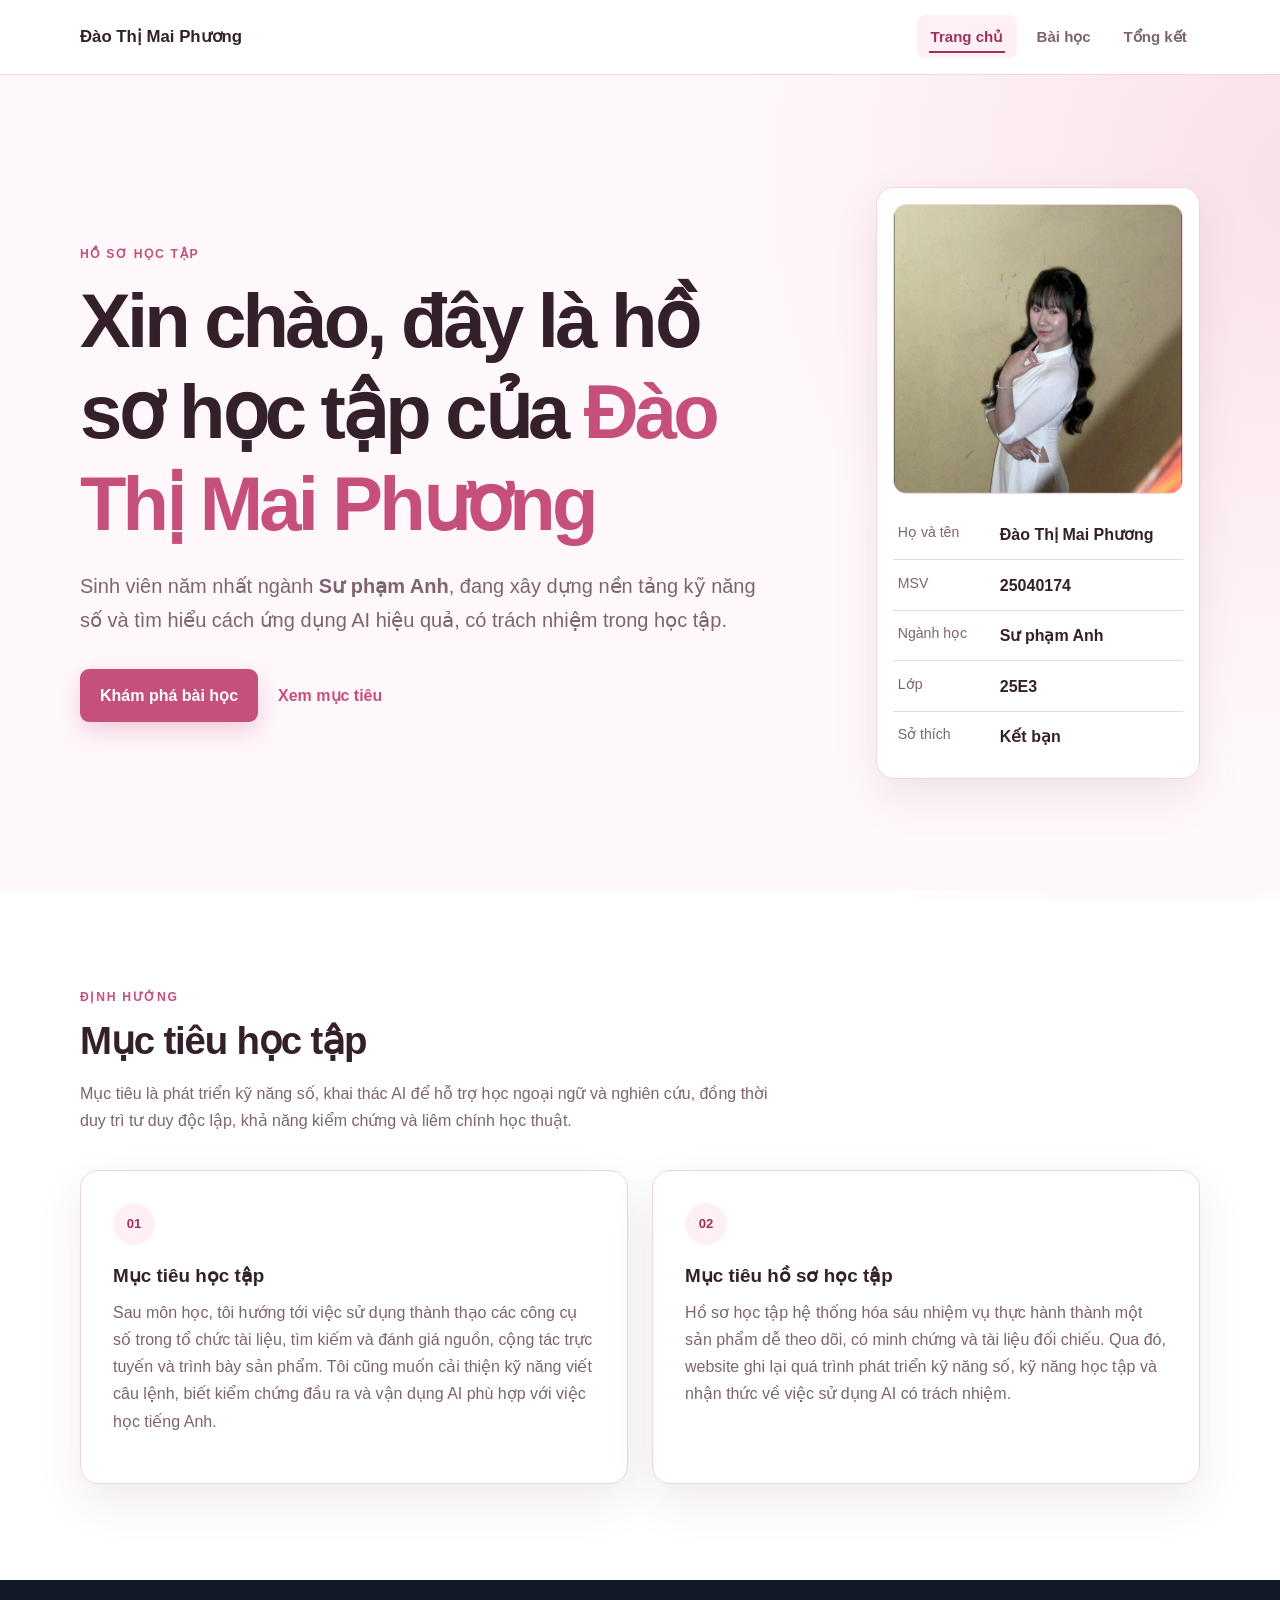
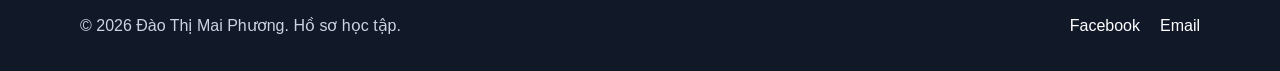
<file: index.html>
<!DOCTYPE html>
<html lang="vi">
<head>
<meta charset="UTF-8"/>
<meta content="width=device-width, initial-scale=1.0" name="viewport"/>
<meta content="Hồ sơ học tập môn Nhập môn Công nghệ số và Ứng dụng Trí tuệ nhân tạo." name="description"/>
<title>Giới thiệu | Hồ sơ cá nhân</title>
<link href="style.css?v=20260608" rel="stylesheet"/>
<link href="effects.css?v=20260608i" rel="stylesheet"/>
<script defer="" src="effects.js?v=20260608i"></script>
</head>
<body>
<a class="skip-link" href="#main-content">Đi đến nội dung chính</a>
<header class="site-header">
<div class="container nav-wrapper">
<a class="brand" href="index.html">Đào Thị Mai Phương</a>
<nav aria-label="Điều hướng chính">
<ul class="nav-list">
<li><a aria-current="page" class="active" href="index.html">Trang chủ</a></li>
<li><a href="portfolio.html">Bài học</a></li>
<li><a href="conclusion.html">Tổng kết</a></li>
</ul>
</nav>
</div>
</header>
<main id="main-content">
<section class="hero">
<div class="container hero-grid">
<div>
<p class="eyebrow">Hồ sơ học tập</p>
<h1>Xin chào, đây là hồ sơ học tập của <span>Đào Thị Mai Phương</span></h1>
<p class="lead">Sinh viên năm nhất ngành <strong>Sư phạm Anh</strong>, đang xây dựng nền tảng kỹ năng số và tìm hiểu cách ứng dụng AI hiệu quả, có trách nhiệm trong học tập.</p>
<div class="button-group">
<a class="button" href="portfolio.html">Khám phá bài học</a>
<a class="text-link" href="#goals">Xem mục tiêu</a>
</div>
</div>
<aside aria-label="Thông tin nhanh" class="profile-card">
<img alt="Ảnh cá nhân của Đào Thị Mai Phương" class="profile-photo" src="assets/images/me.png"/>
<dl class="profile-details">
<div>
<dt>Họ và tên</dt>
<dd>Đào Thị Mai Phương</dd>
</div>
<div>
<dt>MSV</dt>
<dd>25040174</dd>
</div>
<div>
<dt>Ngành học</dt>
<dd>Sư phạm Anh</dd>
</div>
<div>
<dt>Lớp</dt>
<dd>25E3</dd>
</div>
<div>
<dt>Sở thích</dt>
<dd>Kết bạn</dd>
</div>
</dl>
</aside>
</div>
</section>
<section class="section" id="goals">
<div class="container">
<div class="section-heading">
<p class="eyebrow">Định hướng</p>
<h2>Mục tiêu học tập</h2>
<p>Mục tiêu là phát triển kỹ năng số, khai thác AI để hỗ trợ học ngoại ngữ và nghiên cứu, đồng thời duy trì tư duy độc lập, khả năng kiểm chứng và liêm chính học thuật.</p>
</div>
<div class="card-grid two-columns">
<article class="card">
<span class="card-number">01</span>
<h3>Mục tiêu học tập</h3>
<p>Sau môn học, tôi hướng tới việc sử dụng thành thạo các công cụ số trong tổ chức tài liệu, tìm kiếm và đánh giá nguồn, cộng tác trực tuyến và trình bày sản phẩm. Tôi cũng muốn cải thiện kỹ năng viết câu lệnh, biết kiểm chứng đầu ra và vận dụng AI phù hợp với việc học tiếng Anh.</p>
</article>
<article class="card">
<span class="card-number">02</span>
<h3>Mục tiêu hồ sơ học tập</h3>
<p>Hồ sơ học tập hệ thống hóa sáu nhiệm vụ thực hành thành một sản phẩm dễ theo dõi, có minh chứng và tài liệu đối chiếu. Qua đó, website ghi lại quá trình phát triển kỹ năng số, kỹ năng học tập và nhận thức về việc sử dụng AI có trách nhiệm.</p>
</article>
</div>
</div>
</section>
</main>
<footer class="site-footer">
<div class="container footer-wrapper">
<p>© 2026 Đào Thị Mai Phương. Hồ sơ học tập.</p>
<ul aria-label="Hồ sơ mạng xã hội" class="social-links">
<li><a href="https://www.facebook.com/share/18wrVaJCbG/?mibextid=wwXIfr" rel="noopener noreferrer" target="_blank">Facebook</a></li>

<li><a href="mailto:daomaiphuong20@gmail.com">Email</a></li>
</ul>
</div>
</footer>
</body>
</html>
</file>
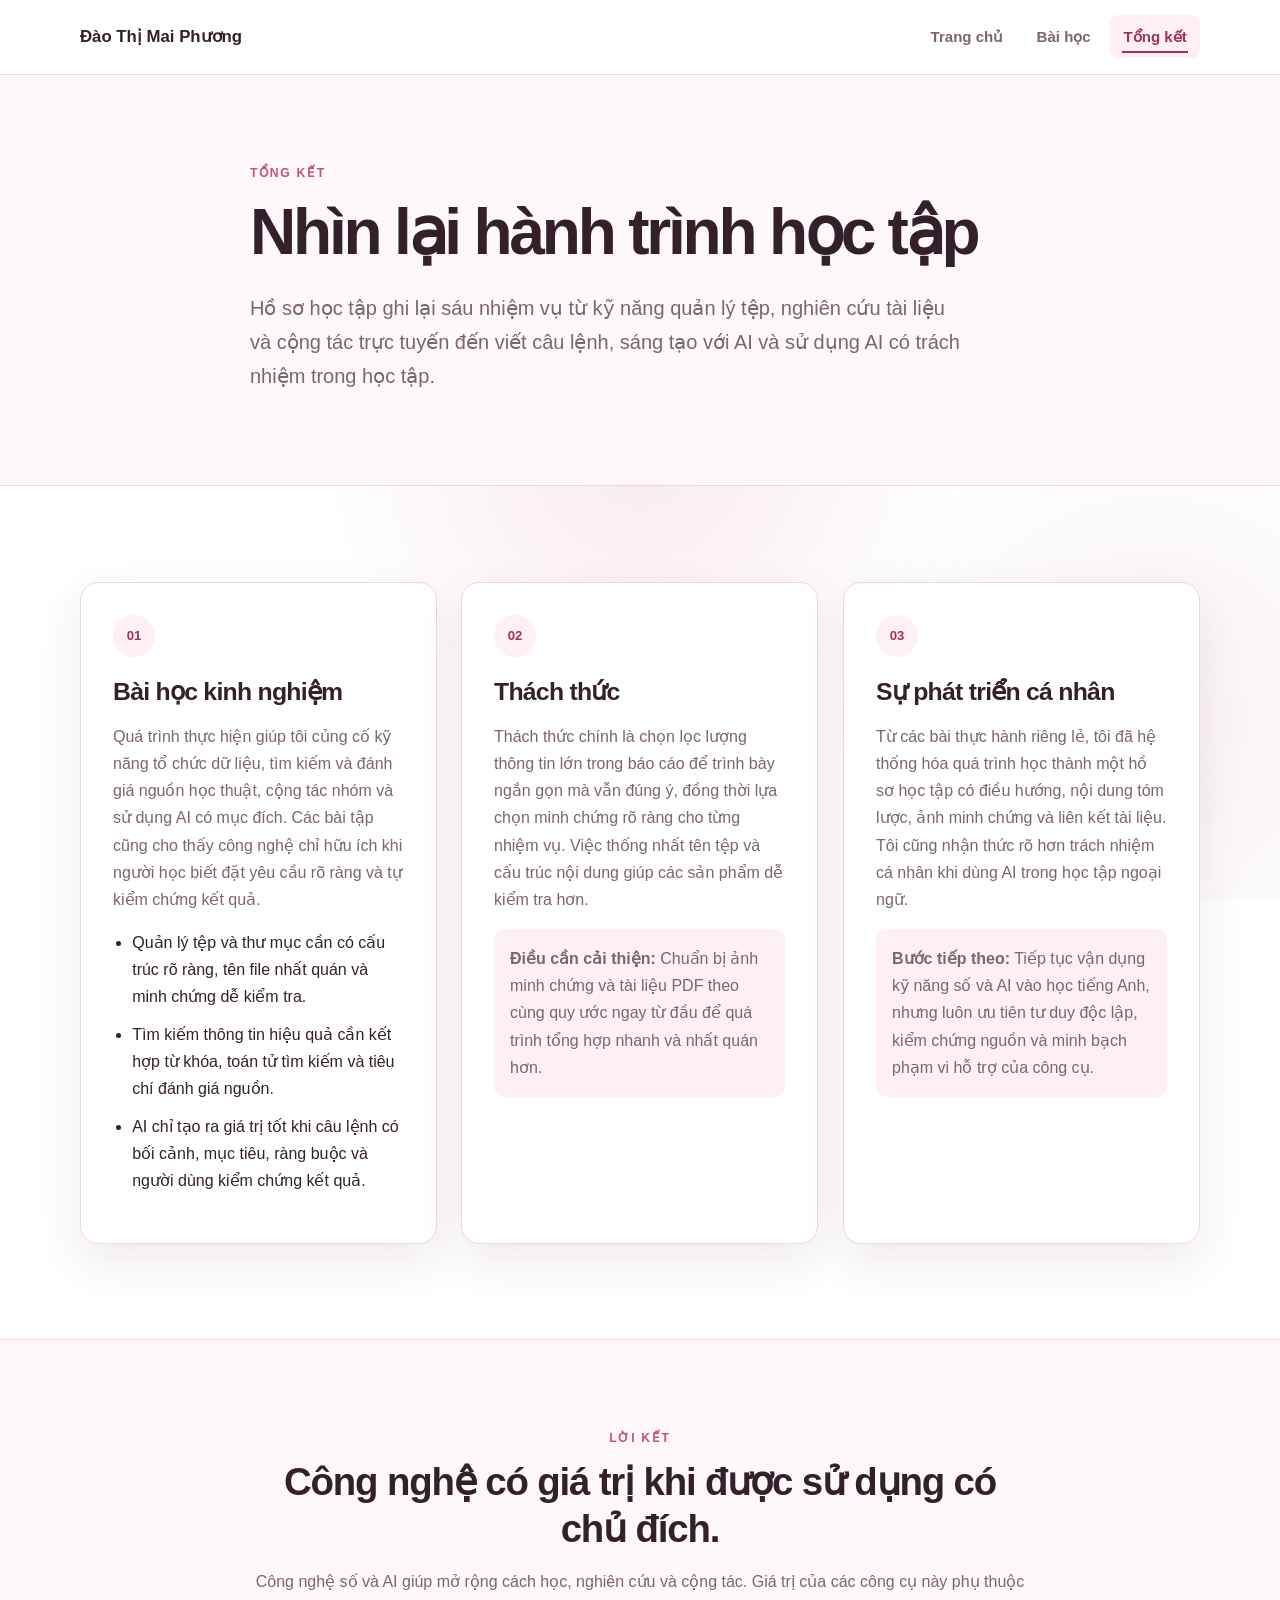
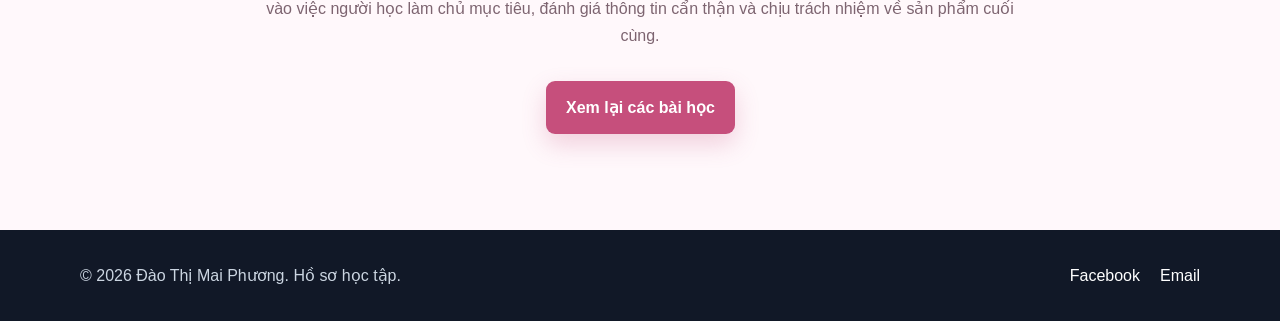
<file: conclusion.html>
<!DOCTYPE html>
<html lang="vi">
<head>
<meta charset="UTF-8"/>
<meta content="width=device-width, initial-scale=1.0" name="viewport"/>
<meta content="Tổng kết hành trình học tập về công nghệ số và trí tuệ nhân tạo." name="description"/>
<title>Tổng kết | Hồ sơ cá nhân</title>
<link href="style.css?v=20260608" rel="stylesheet"/>
<link href="effects.css?v=20260608i" rel="stylesheet"/>
<script defer="" src="effects.js?v=20260608i"></script>
</head>
<body>
<a class="skip-link" href="#main-content">Đi đến nội dung chính</a>
<header class="site-header">
<div class="container nav-wrapper">
<a class="brand" href="index.html">Đào Thị Mai Phương</a>
<nav aria-label="Điều hướng chính">
<ul class="nav-list">
<li><a href="index.html">Trang chủ</a></li>
<li><a href="portfolio.html">Bài học</a></li>
<li><a aria-current="page" class="active" href="conclusion.html">Tổng kết</a></li>
</ul>
</nav>
</div>
</header>
<main id="main-content">
<section class="page-banner">
<div class="container narrow">
<p class="eyebrow">Tổng kết</p>
<h1>Nhìn lại hành trình học tập</h1>
<p class="lead">Hồ sơ học tập ghi lại sáu nhiệm vụ từ kỹ năng quản lý tệp, nghiên cứu tài liệu và cộng tác trực tuyến đến viết câu lệnh, sáng tạo với AI và sử dụng AI có trách nhiệm trong học tập.</p>
</div>
</section>
<section class="section">
<div class="container reflection-grid">
<article class="reflection-card">
<span class="card-number">01</span>
<h2>Bài học kinh nghiệm</h2>
<p>Quá trình thực hiện giúp tôi củng cố kỹ năng tổ chức dữ liệu, tìm kiếm và đánh giá nguồn học thuật, cộng tác nhóm và sử dụng AI có mục đích. Các bài tập cũng cho thấy công nghệ chỉ hữu ích khi người học biết đặt yêu cầu rõ ràng và tự kiểm chứng kết quả.</p>
<ul>
<li>Quản lý tệp và thư mục cần có cấu trúc rõ ràng, tên file nhất quán và minh chứng dễ kiểm tra.</li>
<li>Tìm kiếm thông tin hiệu quả cần kết hợp từ khóa, toán tử tìm kiếm và tiêu chí đánh giá nguồn.</li>
<li>AI chỉ tạo ra giá trị tốt khi câu lệnh có bối cảnh, mục tiêu, ràng buộc và người dùng kiểm chứng kết quả.</li>
</ul>
</article>
<article class="reflection-card">
<span class="card-number">02</span>
<h2>Thách thức</h2>
<p>Thách thức chính là chọn lọc lượng thông tin lớn trong báo cáo để trình bày ngắn gọn mà vẫn đúng ý, đồng thời lựa chọn minh chứng rõ ràng cho từng nhiệm vụ. Việc thống nhất tên tệp và cấu trúc nội dung giúp các sản phẩm dễ kiểm tra hơn.</p>
<p class="highlight-note"><strong>Điều cần cải thiện:</strong> Chuẩn bị ảnh minh chứng và tài liệu PDF theo cùng quy ước ngay từ đầu để quá trình tổng hợp nhanh và nhất quán hơn.</p>
</article>
<article class="reflection-card">
<span class="card-number">03</span>
<h2>Sự phát triển cá nhân</h2>
<p>Từ các bài thực hành riêng lẻ, tôi đã hệ thống hóa quá trình học thành một hồ sơ học tập có điều hướng, nội dung tóm lược, ảnh minh chứng và liên kết tài liệu. Tôi cũng nhận thức rõ hơn trách nhiệm cá nhân khi dùng AI trong học tập ngoại ngữ.</p>
<p class="highlight-note"><strong>Bước tiếp theo:</strong> Tiếp tục vận dụng kỹ năng số và AI vào học tiếng Anh, nhưng luôn ưu tiên tư duy độc lập, kiểm chứng nguồn và minh bạch phạm vi hỗ trợ của công cụ.</p>
</article>
</div>
</section>
<section class="closing-section">
<div class="container narrow">
<p class="eyebrow">Lời kết</p>
<h2>Công nghệ có giá trị khi được sử dụng có chủ đích.</h2>
<p>Công nghệ số và AI giúp mở rộng cách học, nghiên cứu và cộng tác. Giá trị của các công cụ này phụ thuộc vào việc người học làm chủ mục tiêu, đánh giá thông tin cẩn thận và chịu trách nhiệm về sản phẩm cuối cùng.</p>
<a class="button" href="portfolio.html">Xem lại các bài học</a>
</div>
</section>
</main>
<footer class="site-footer">
<div class="container footer-wrapper">
<p>© 2026 Đào Thị Mai Phương. Hồ sơ học tập.</p>
<ul aria-label="Hồ sơ mạng xã hội" class="social-links">
<li><a href="https://www.facebook.com/share/18wrVaJCbG/?mibextid=wwXIfr" rel="noopener noreferrer" target="_blank">Facebook</a></li>

<li><a href="mailto:daomaiphuong20@gmail.com">Email</a></li>
</ul>
</div>
</footer>
</body>
</html>
</file>
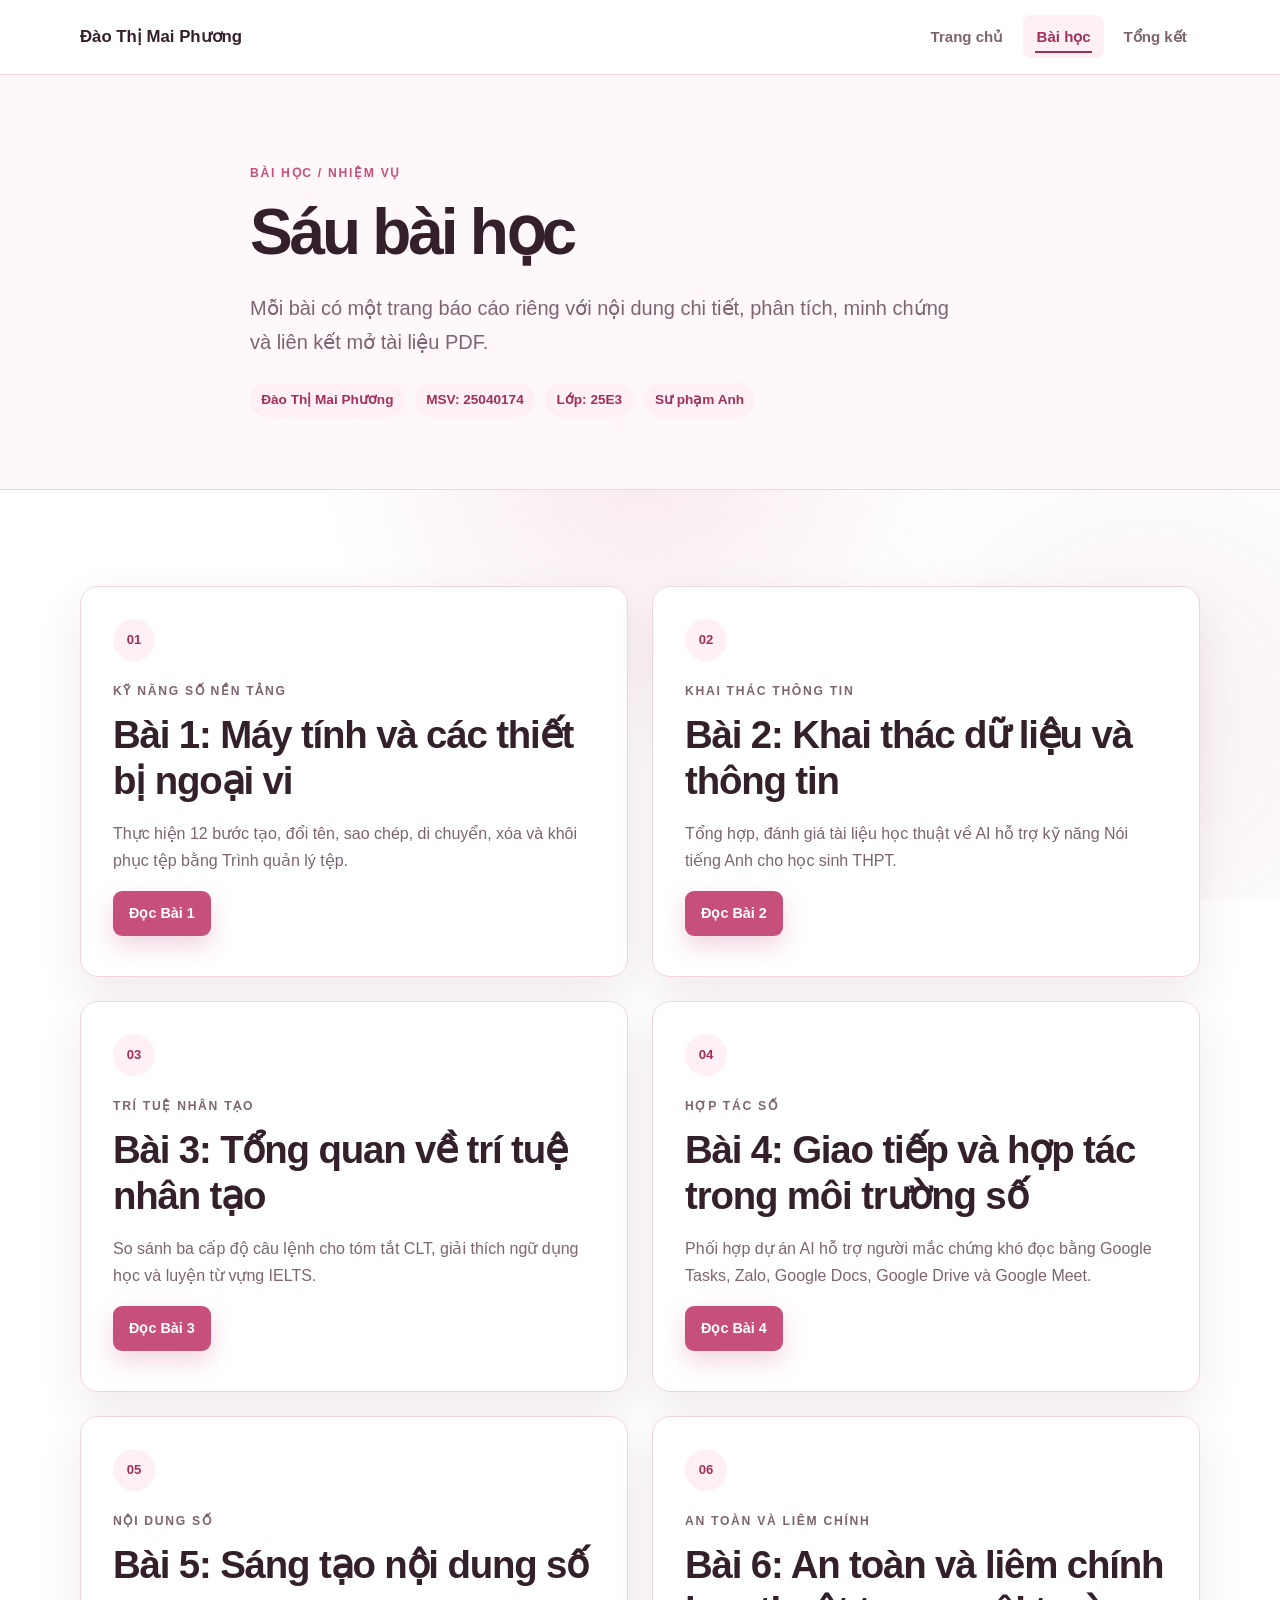
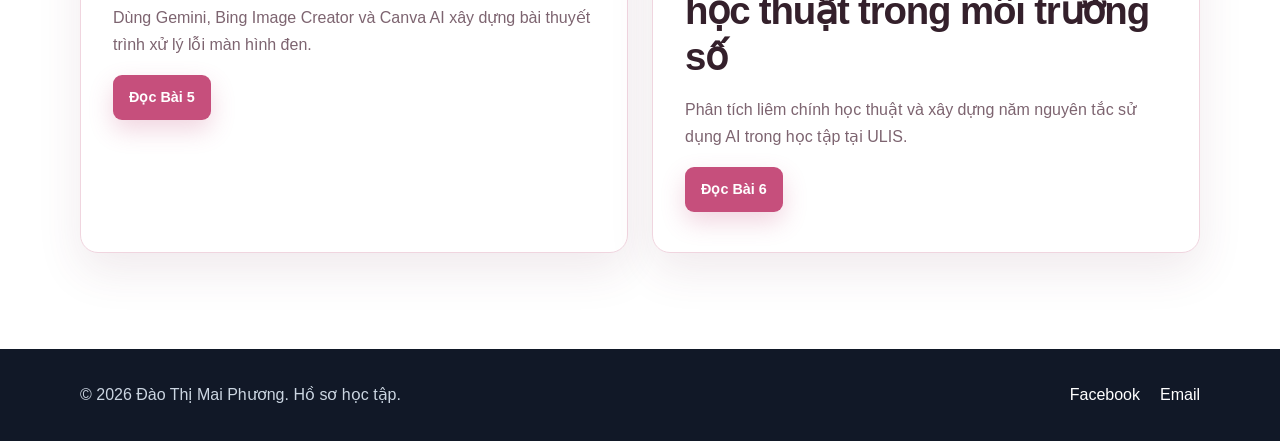
<file: portfolio.html>
<!DOCTYPE html>
<html lang="vi">
<head>
<meta charset="UTF-8"/>
<meta content="width=device-width, initial-scale=1.0" name="viewport"/>
<meta content="Tổng quan sáu bài học trong hồ sơ học tập môn Công nghệ số và Ứng dụng trí tuệ nhân tạo." name="description"/>
<title>Bài học | Hồ sơ học tập Đào Thị Mai Phương</title>
<link href="style.css?v=20260608" rel="stylesheet"/>
<link href="effects.css?v=20260608i" rel="stylesheet"/>
<script defer="" src="effects.js?v=20260608i"></script>
</head>
<body>
<a class="skip-link" href="#main-content">Đi đến nội dung chính</a>
<header class="site-header">
<div class="container nav-wrapper">
<a class="brand" href="index.html">Đào Thị Mai Phương</a>
<nav aria-label="Điều hướng chính">
<ul class="nav-list">
<li><a href="index.html">Trang chủ</a></li>
<li><a aria-current="page" class="active" href="portfolio.html">Bài học</a></li>
<li><a href="conclusion.html">Tổng kết</a></li>
</ul>
</nav>
</div>
</header>
<main id="main-content">
<section class="page-banner">
<div class="container narrow">
<p class="eyebrow">Bài học / Nhiệm vụ</p>
<h1>Sáu bài học</h1>
<p class="lead">Mỗi bài có một trang báo cáo riêng với nội dung chi tiết, phân tích, minh chứng và liên kết mở tài liệu PDF.</p>
<div class="student-meta"><span>Đào Thị Mai Phương</span><span>MSV: 25040174</span><span>Lớp: 25E3</span><span>Sư phạm Anh</span></div>
</div>
</section>
<section class="section">
<div class="container">
<div class="card-grid two-columns">
<article class="card">
<span class="card-number">01</span>
<p class="eyebrow">Kỹ năng số nền tảng</p>
<h2>Bài 1: Máy tính và các thiết bị ngoại vi</h2>
<p>Thực hiện 12 bước tạo, đổi tên, sao chép, di chuyển, xóa và khôi phục tệp bằng Trình quản lý tệp.</p>
<a class="button button-small" href="task-1.html">Đọc Bài 1</a>
</article>
<article class="card">
<span class="card-number">02</span>
<p class="eyebrow">Khai thác thông tin</p>
<h2>Bài 2: Khai thác dữ liệu và thông tin</h2>
<p>Tổng hợp, đánh giá tài liệu học thuật về AI hỗ trợ kỹ năng Nói tiếng Anh cho học sinh THPT.</p>
<a class="button button-small" href="task-2.html">Đọc Bài 2</a>
</article>
<article class="card">
<span class="card-number">03</span>
<p class="eyebrow">Trí tuệ nhân tạo</p>
<h2>Bài 3: Tổng quan về trí tuệ nhân tạo</h2>
<p>So sánh ba cấp độ câu lệnh cho tóm tắt CLT, giải thích ngữ dụng học và luyện từ vựng IELTS.</p>
<a class="button button-small" href="task-3.html">Đọc Bài 3</a>
</article>
<article class="card">
<span class="card-number">04</span>
<p class="eyebrow">Hợp tác số</p>
<h2>Bài 4: Giao tiếp và hợp tác trong môi trường số</h2>
<p>Phối hợp dự án AI hỗ trợ người mắc chứng khó đọc bằng Google Tasks, Zalo, Google Docs, Google Drive và Google Meet.</p>
<a class="button button-small" href="task-4.html">Đọc Bài 4</a>
</article>
<article class="card">
<span class="card-number">05</span>
<p class="eyebrow">Nội dung số</p>
<h2>Bài 5: Sáng tạo nội dung số</h2>
<p>Dùng Gemini, Bing Image Creator và Canva AI xây dựng bài thuyết trình xử lý lỗi màn hình đen.</p>
<a class="button button-small" href="task-5.html">Đọc Bài 5</a>
</article>
<article class="card">
<span class="card-number">06</span>
<p class="eyebrow">An toàn và liêm chính</p>
<h2>Bài 6: An toàn và liêm chính học thuật trong môi trường số</h2>
<p>Phân tích liêm chính học thuật và xây dựng năm nguyên tắc sử dụng AI trong học tập tại ULIS.</p>
<a class="button button-small" href="task-6.html">Đọc Bài 6</a>
</article>
</div>
</div>
</section>
</main>
<footer class="site-footer">
<div class="container footer-wrapper">
<p>© 2026 Đào Thị Mai Phương. Hồ sơ học tập.</p>
<ul aria-label="Hồ sơ mạng xã hội" class="social-links">
<li><a href="https://www.facebook.com/share/18wrVaJCbG/?mibextid=wwXIfr" rel="noopener noreferrer" target="_blank">Facebook</a></li>

<li><a href="mailto:daomaiphuong20@gmail.com">Email</a></li>
</ul>
</div>
</footer>
</body>
</html>
</file>
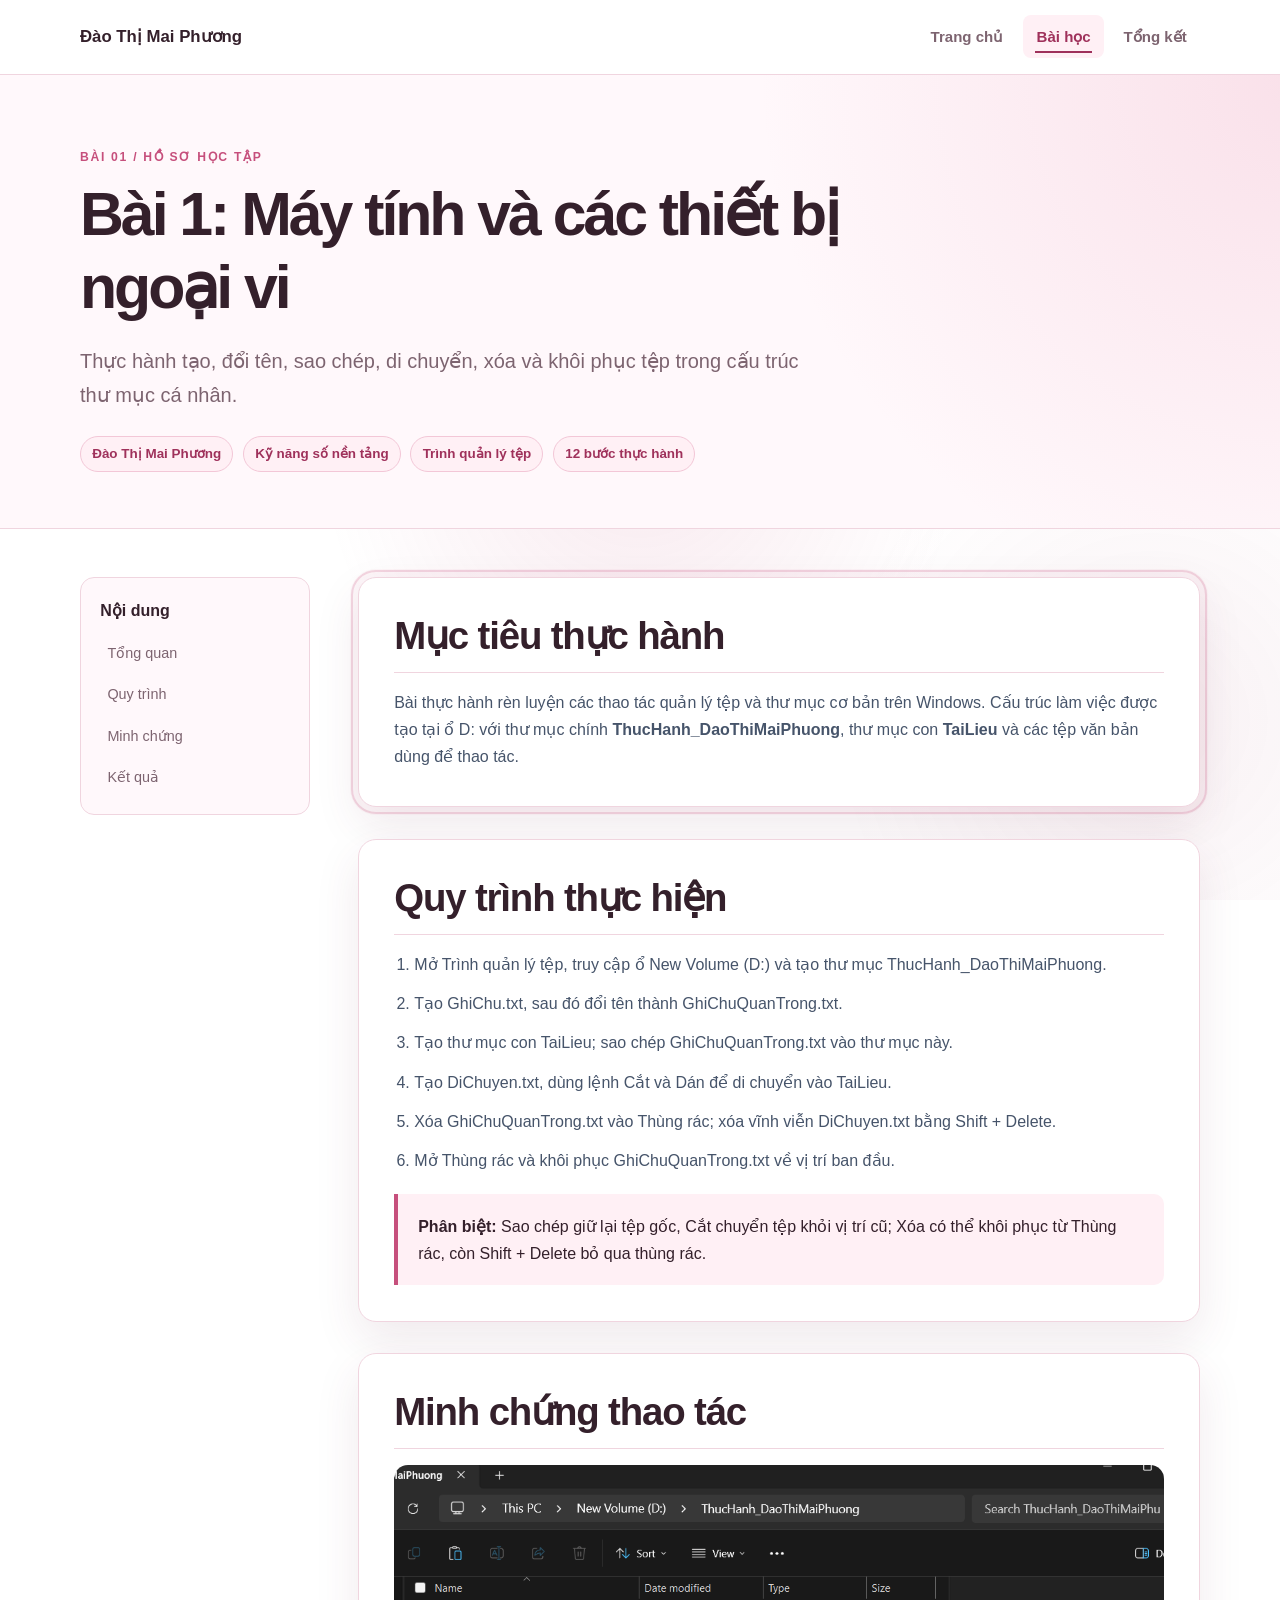
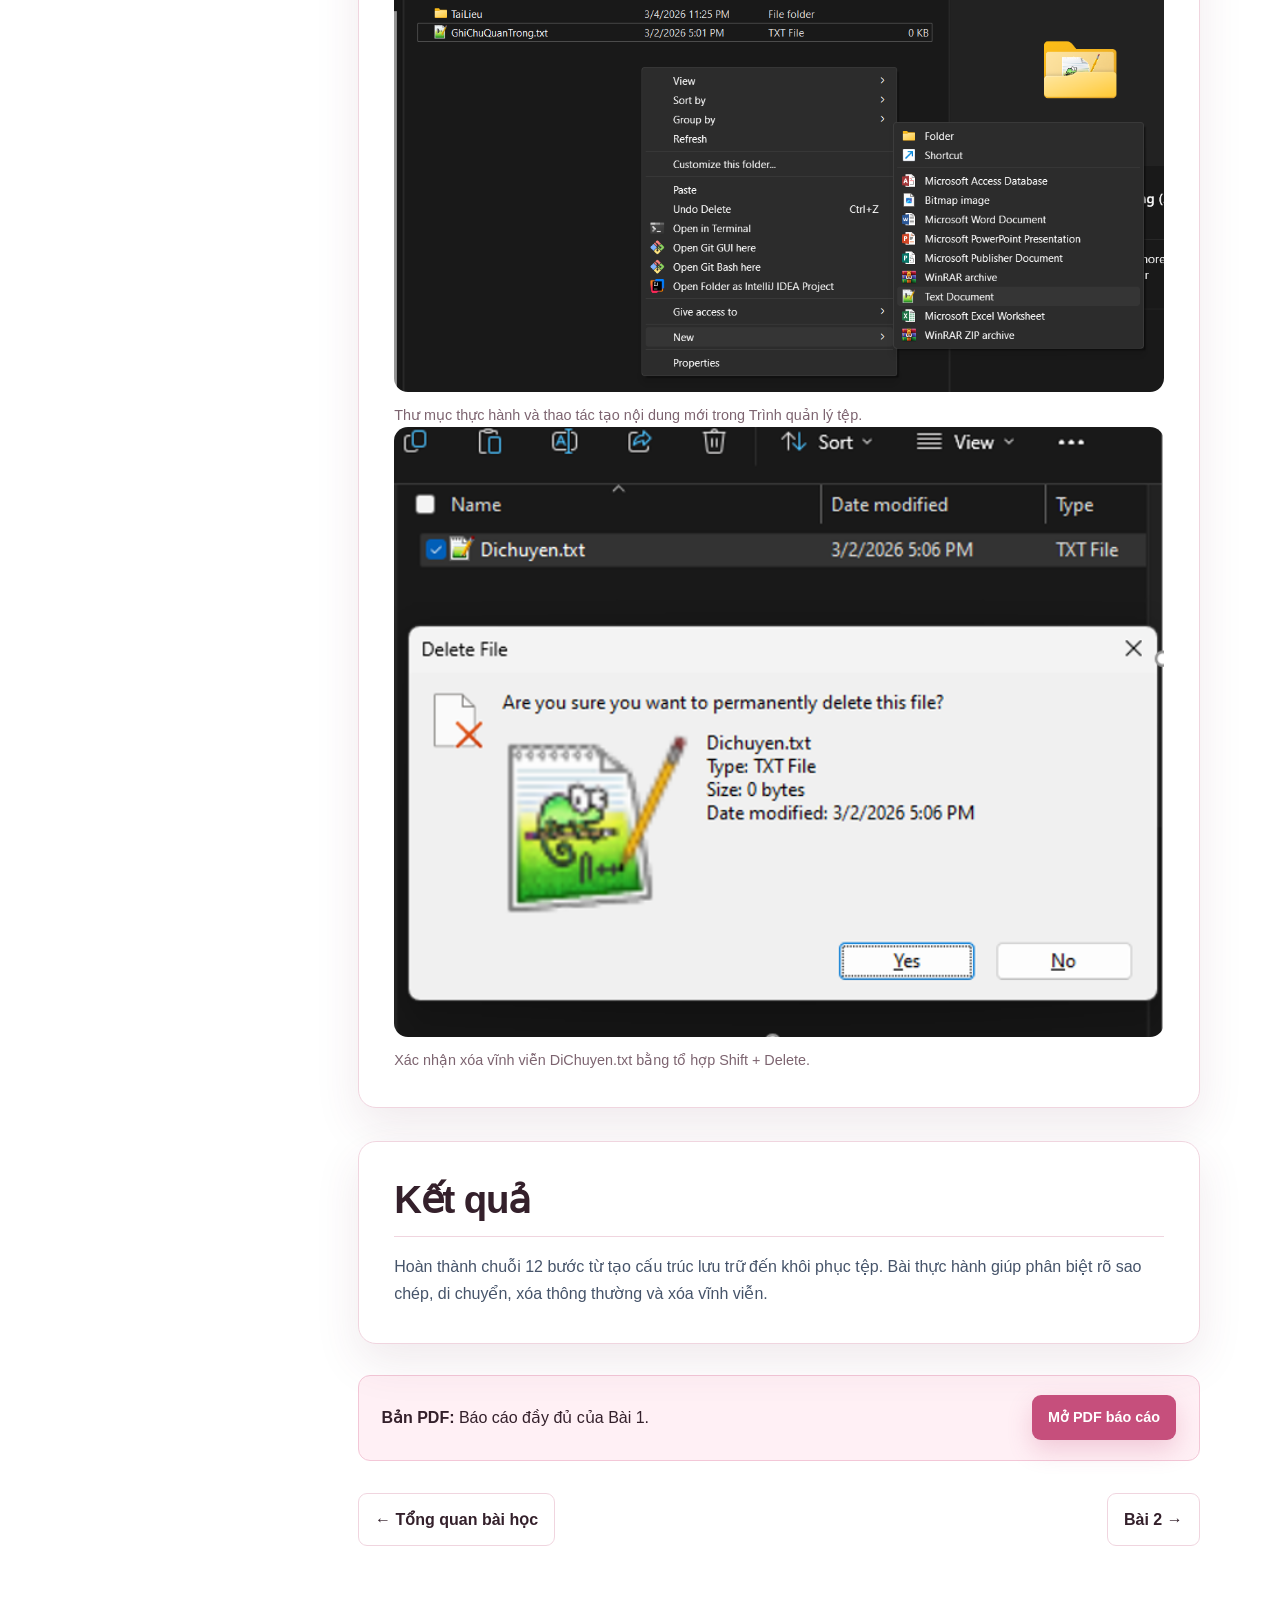
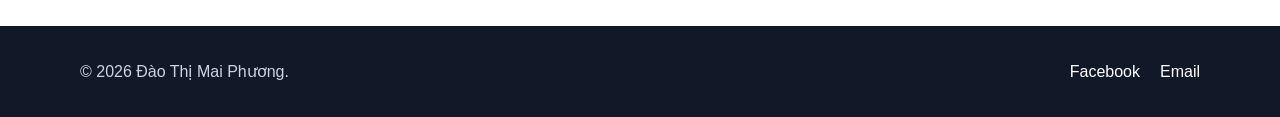
<file: task-1.html>
<!DOCTYPE html>
<html lang="vi">
<head>
<meta charset="UTF-8"/>
<meta content="width=device-width, initial-scale=1.0" name="viewport"/>
<meta content="Bài 1 - Máy tính và các thiết bị ngoại vi." name="description"/>
<title>Bài 1 | Máy tính và các thiết bị ngoại vi</title>
<link href="style.css?v=20260608" rel="stylesheet"/>
<link href="effects.css?v=20260608i" rel="stylesheet"/>
<script defer="" src="effects.js?v=20260608i"></script>
</head>
<body>
<a class="skip-link" href="#main-content">Đi đến nội dung chính</a>
<header class="site-header">
<div class="container nav-wrapper">
<a class="brand" href="index.html">Đào Thị Mai Phương</a>
<nav aria-label="Điều hướng chính">
<ul class="nav-list">
<li><a href="index.html">Trang chủ</a></li>
<li><a class="active" href="portfolio.html">Bài học</a></li>
<li><a href="conclusion.html">Tổng kết</a></li>
</ul>
</nav>
</div>
</header>
<main id="main-content">
<section class="report-hero">
<div class="container"><p class="eyebrow">Bài 01 / Hồ sơ học tập</p><h1>Bài 1: Máy tính và các thiết bị ngoại vi</h1><p class="lead">Thực hành tạo, đổi tên, sao chép, di chuyển, xóa và khôi phục tệp trong cấu trúc thư mục cá nhân.</p><div class="report-kicker"><span>Đào Thị Mai Phương</span><span>Kỹ năng số nền tảng</span><span>Trình quản lý tệp</span><span>12 bước thực hành</span></div></div>
</section>
<div class="container report-layout">
<aside class="report-toc"><strong>Nội dung</strong><ul><li><a href="#overview">Tổng quan</a></li><li><a href="#process">Quy trình</a></li><li><a href="#evidence">Minh chứng</a></li><li><a href="#reflection">Kết quả</a></li></ul></aside>
<div class="report-body">
<section class="report-section" id="overview"><h2>Mục tiêu thực hành</h2><p>Bài thực hành rèn luyện các thao tác quản lý tệp và thư mục cơ bản trên Windows. Cấu trúc làm việc được tạo tại ổ D: với thư mục chính <strong>ThucHanh_DaoThiMaiPhuong</strong>, thư mục con <strong>TaiLieu</strong> và các tệp văn bản dùng để thao tác.</p></section>
<section class="report-section" id="process"><h2>Quy trình thực hiện</h2><ol class="principle-list"><li>Mở Trình quản lý tệp, truy cập ổ New Volume (D:) và tạo thư mục ThucHanh_DaoThiMaiPhuong.</li><li>Tạo GhiChu.txt, sau đó đổi tên thành GhiChuQuanTrong.txt.</li><li>Tạo thư mục con TaiLieu; sao chép GhiChuQuanTrong.txt vào thư mục này.</li><li>Tạo DiChuyen.txt, dùng lệnh Cắt và Dán để di chuyển vào TaiLieu.</li><li>Xóa GhiChuQuanTrong.txt vào Thùng rác; xóa vĩnh viễn DiChuyen.txt bằng Shift + Delete.</li><li>Mở Thùng rác và khôi phục GhiChuQuanTrong.txt về vị trí ban đầu.</li></ol><div class="report-callout"><p><strong>Phân biệt:</strong> Sao chép giữ lại tệp gốc, Cắt chuyển tệp khỏi vị trí cũ; Xóa có thể khôi phục từ Thùng rác, còn Shift + Delete bỏ qua thùng rác.</p></div></section>
<section class="report-section" id="evidence"><h2>Minh chứng thao tác</h2><figure><img alt="Cấu trúc thư mục ThucHanh_DaoThiMaiPhuong và menu tạo tệp trong Trình quản lý tệp" src="assets/images/task-1-01.png"/><figcaption>Thư mục thực hành và thao tác tạo nội dung mới trong Trình quản lý tệp.</figcaption></figure><figure><img alt="Hộp thoại xác nhận xóa vĩnh viễn tệp DiChuyen.txt" src="assets/images/task-1-02.png"/><figcaption>Xác nhận xóa vĩnh viễn DiChuyen.txt bằng tổ hợp Shift + Delete.</figcaption></figure></section>
<section class="report-section" id="reflection"><h2>Kết quả</h2><p>Hoàn thành chuỗi 12 bước từ tạo cấu trúc lưu trữ đến khôi phục tệp. Bài thực hành giúp phân biệt rõ sao chép, di chuyển, xóa thông thường và xóa vĩnh viễn.</p></section><div class="download-panel"><p><strong>Bản PDF:</strong> Báo cáo đầy đủ của Bài 1.</p><a class="button button-small" href="assets/documents/task-1.pdf" rel="noopener" target="_blank">Mở PDF báo cáo</a></div><nav aria-label="Điều hướng giữa các bài" class="task-pagination">
<a href="portfolio.html">← Tổng quan bài học</a>
<a href="task-2.html">Bài 2 →</a>
</nav></div>
</div>
</main>
<footer class="site-footer"><div class="container footer-wrapper"><p>© 2026 Đào Thị Mai Phương.</p><ul class="social-links"><li><a href="https://www.facebook.com/share/18wrVaJCbG/?mibextid=wwXIfr" rel="noopener noreferrer" target="_blank">Facebook</a></li><li><a href="mailto:daomaiphuong20@gmail.com">Email</a></li></ul></div></footer>
</body>
</html>
</file>
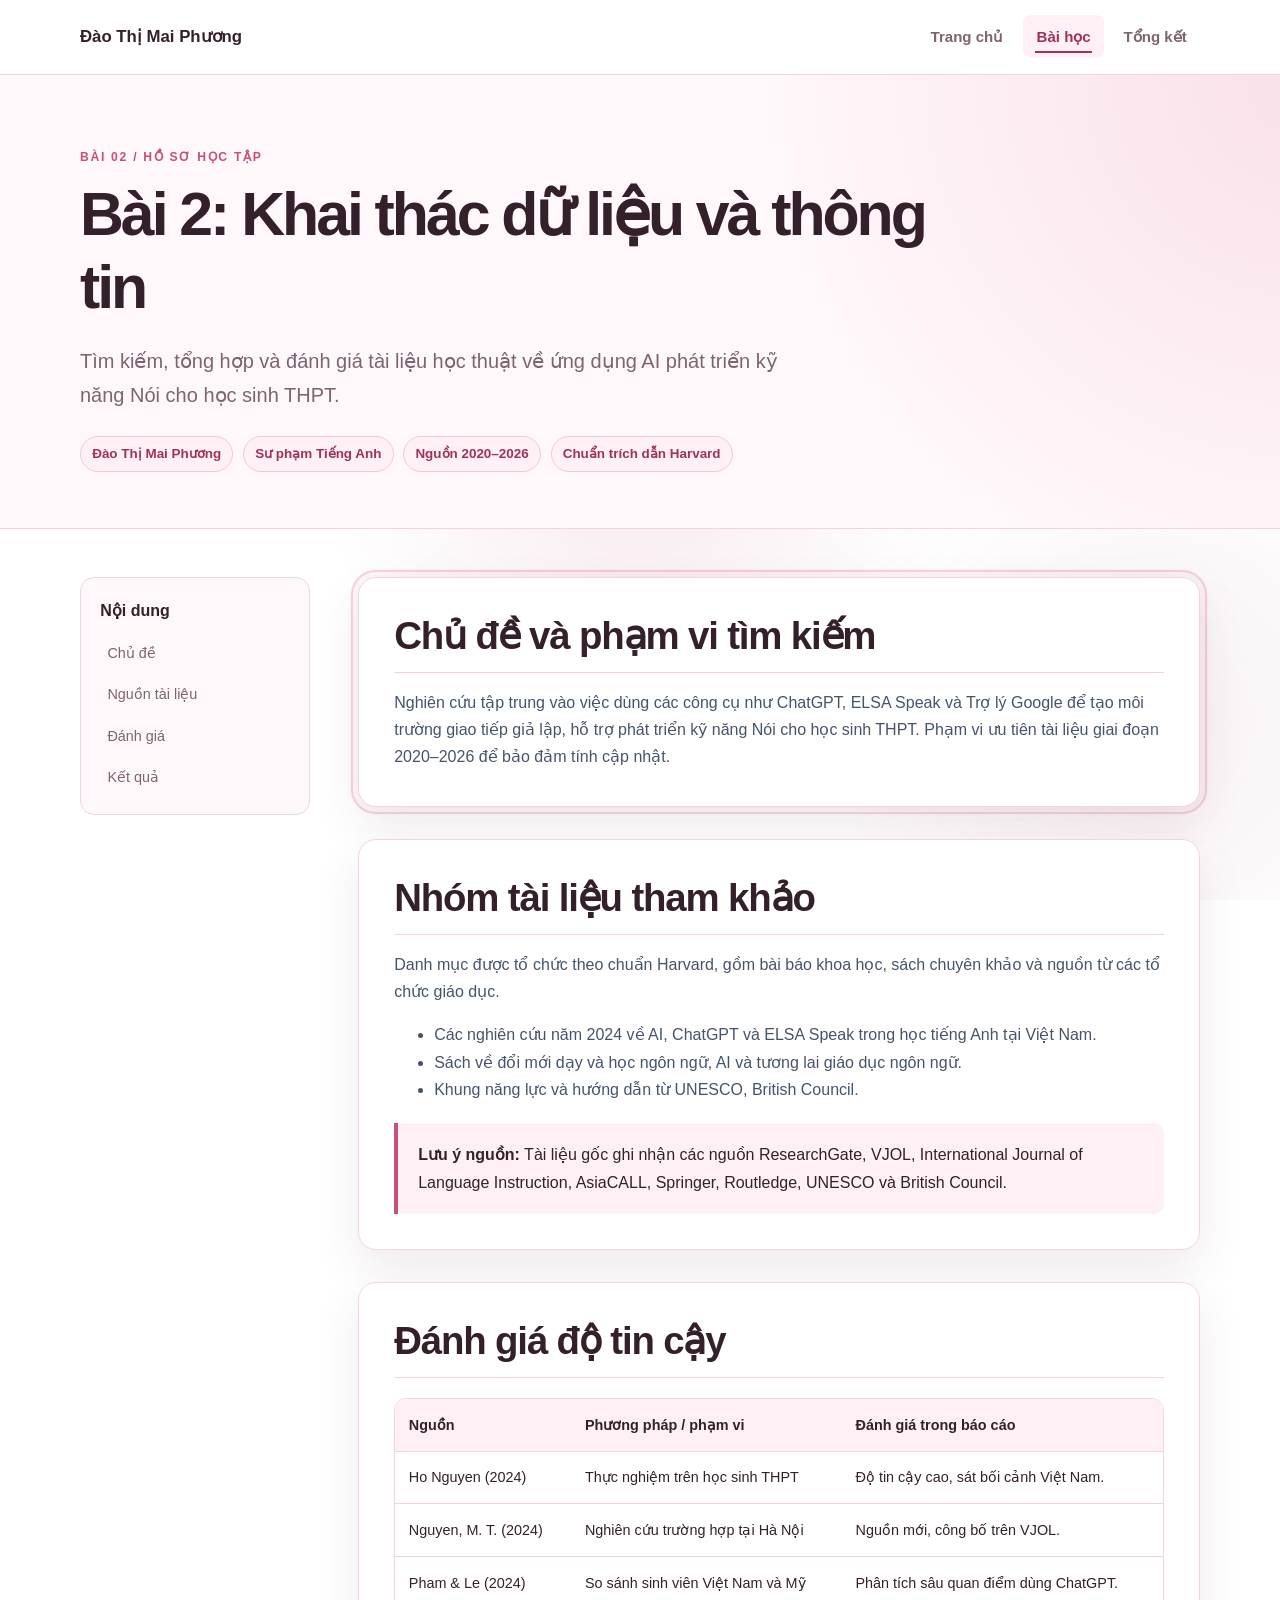
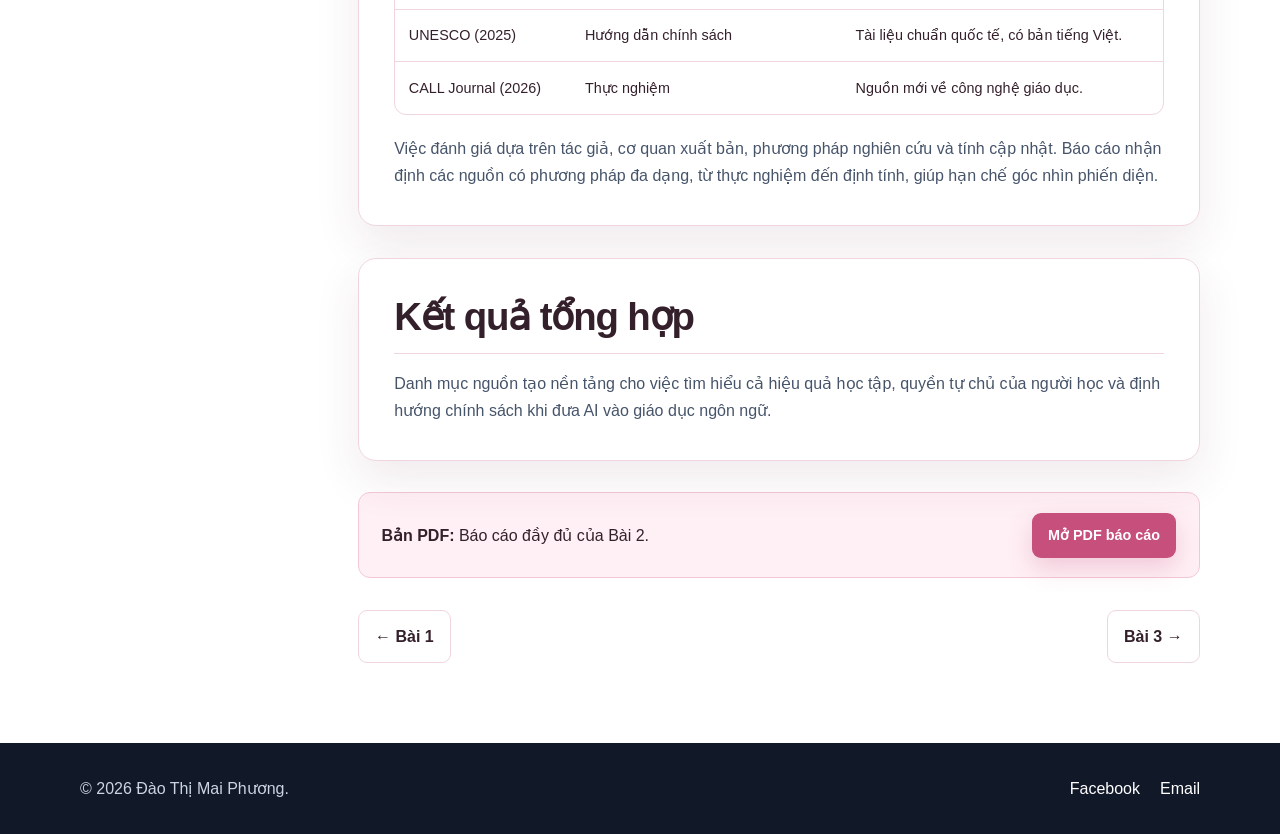
<file: task-2.html>
<!DOCTYPE html>
<html lang="vi">
<head>
<meta charset="UTF-8"/>
<meta content="width=device-width, initial-scale=1.0" name="viewport"/>
<meta content="Bài 2 - Khai thác dữ liệu và thông tin." name="description"/>
<title>Bài 2 | Khai thác dữ liệu và thông tin</title>
<link href="style.css?v=20260608" rel="stylesheet"/>
<link href="effects.css?v=20260608i" rel="stylesheet"/>
<script defer="" src="effects.js?v=20260608i"></script>
</head>
<body>
<a class="skip-link" href="#main-content">Đi đến nội dung chính</a>
<header class="site-header"><div class="container nav-wrapper"><a class="brand" href="index.html">Đào Thị Mai Phương</a><nav aria-label="Điều hướng chính"><ul class="nav-list"><li><a href="index.html">Trang chủ</a></li><li><a class="active" href="portfolio.html">Bài học</a></li><li><a href="conclusion.html">Tổng kết</a></li></ul></nav></div></header>
<main id="main-content">
<section class="report-hero">
<div class="container"><p class="eyebrow">Bài 02 / Hồ sơ học tập</p><h1>Bài 2: Khai thác dữ liệu và thông tin</h1><p class="lead">Tìm kiếm, tổng hợp và đánh giá tài liệu học thuật về ứng dụng AI phát triển kỹ năng Nói cho học sinh THPT.</p><div class="report-kicker"><span>Đào Thị Mai Phương</span><span>Sư phạm Tiếng Anh</span><span>Nguồn 2020–2026</span><span>Chuẩn trích dẫn Harvard</span></div></div>
</section>
<div class="container report-layout">
<aside class="report-toc"><strong>Nội dung</strong><ul><li><a href="#scope">Chủ đề</a></li><li><a href="#sources">Nguồn tài liệu</a></li><li><a href="#evaluation">Đánh giá</a></li><li><a href="#result">Kết quả</a></li></ul></aside>
<div class="report-body"><section class="report-section" id="scope"><h2>Chủ đề và phạm vi tìm kiếm</h2><p>Nghiên cứu tập trung vào việc dùng các công cụ như ChatGPT, ELSA Speak và Trợ lý Google để tạo môi trường giao tiếp giả lập, hỗ trợ phát triển kỹ năng Nói cho học sinh THPT. Phạm vi ưu tiên tài liệu giai đoạn 2020–2026 để bảo đảm tính cập nhật.</p></section>
<section class="report-section" id="sources"><h2>Nhóm tài liệu tham khảo</h2><p>Danh mục được tổ chức theo chuẩn Harvard, gồm bài báo khoa học, sách chuyên khảo và nguồn từ các tổ chức giáo dục.</p><ul><li>Các nghiên cứu năm 2024 về AI, ChatGPT và ELSA Speak trong học tiếng Anh tại Việt Nam.</li><li>Sách về đổi mới dạy và học ngôn ngữ, AI và tương lai giáo dục ngôn ngữ.</li><li>Khung năng lực và hướng dẫn từ UNESCO, British Council.</li></ul><div class="report-callout"><p><strong>Lưu ý nguồn:</strong> Tài liệu gốc ghi nhận các nguồn ResearchGate, VJOL, International Journal of Language Instruction, AsiaCALL, Springer, Routledge, UNESCO và British Council.</p></div></section>
<section class="report-section" id="evaluation"><h2>Đánh giá độ tin cậy</h2><div class="table-scroll"><table class="report-table"><thead><tr><th>Nguồn</th><th>Phương pháp / phạm vi</th><th>Đánh giá trong báo cáo</th></tr></thead><tbody><tr><td>Ho Nguyen (2024)</td><td>Thực nghiệm trên học sinh THPT</td><td>Độ tin cậy cao, sát bối cảnh Việt Nam.</td></tr><tr><td>Nguyen, M. T. (2024)</td><td>Nghiên cứu trường hợp tại Hà Nội</td><td>Nguồn mới, công bố trên VJOL.</td></tr><tr><td>Pham &amp; Le (2024)</td><td>So sánh sinh viên Việt Nam và Mỹ</td><td>Phân tích sâu quan điểm dùng ChatGPT.</td></tr><tr><td>UNESCO (2025)</td><td>Hướng dẫn chính sách</td><td>Tài liệu chuẩn quốc tế, có bản tiếng Việt.</td></tr><tr><td>CALL Journal (2026)</td><td>Thực nghiệm</td><td>Nguồn mới về công nghệ giáo dục.</td></tr></tbody></table></div><p>Việc đánh giá dựa trên tác giả, cơ quan xuất bản, phương pháp nghiên cứu và tính cập nhật. Báo cáo nhận định các nguồn có phương pháp đa dạng, từ thực nghiệm đến định tính, giúp hạn chế góc nhìn phiến diện.</p></section>
<section class="report-section" id="result"><h2>Kết quả tổng hợp</h2><p>Danh mục nguồn tạo nền tảng cho việc tìm hiểu cả hiệu quả học tập, quyền tự chủ của người học và định hướng chính sách khi đưa AI vào giáo dục ngôn ngữ.</p></section><div class="download-panel"><p><strong>Bản PDF:</strong> Báo cáo đầy đủ của Bài 2.</p><a class="button button-small" href="assets/documents/task-2.pdf" rel="noopener" target="_blank">Mở PDF báo cáo</a></div><nav class="task-pagination"><a href="task-1.html">← Bài 1</a><a href="task-3.html">Bài 3 →</a></nav></div>
</div>
</main>
<footer class="site-footer"><div class="container footer-wrapper"><p>© 2026 Đào Thị Mai Phương.</p><ul class="social-links"><li><a href="https://www.facebook.com/share/18wrVaJCbG/?mibextid=wwXIfr" rel="noopener noreferrer" target="_blank">Facebook</a></li><li><a href="mailto:daomaiphuong20@gmail.com">Email</a></li></ul></div></footer>
</body>
</html>
</file>
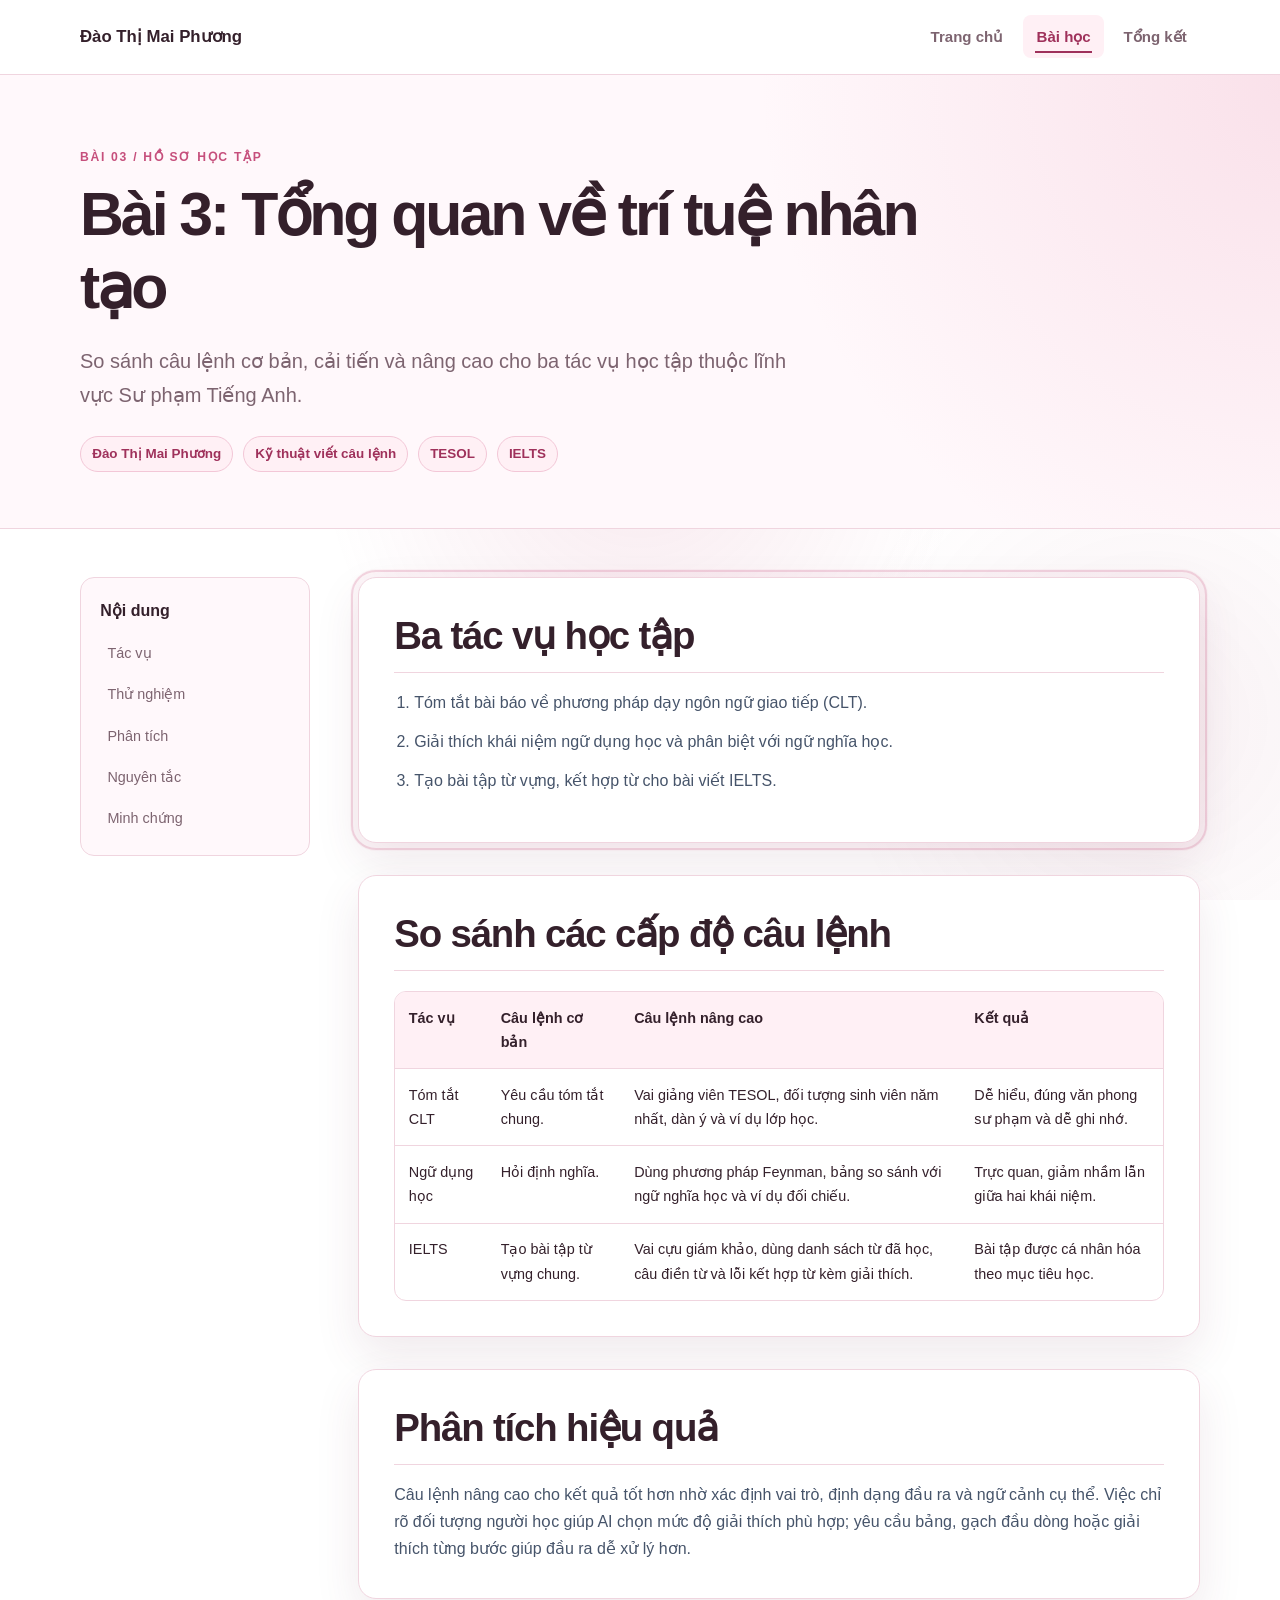
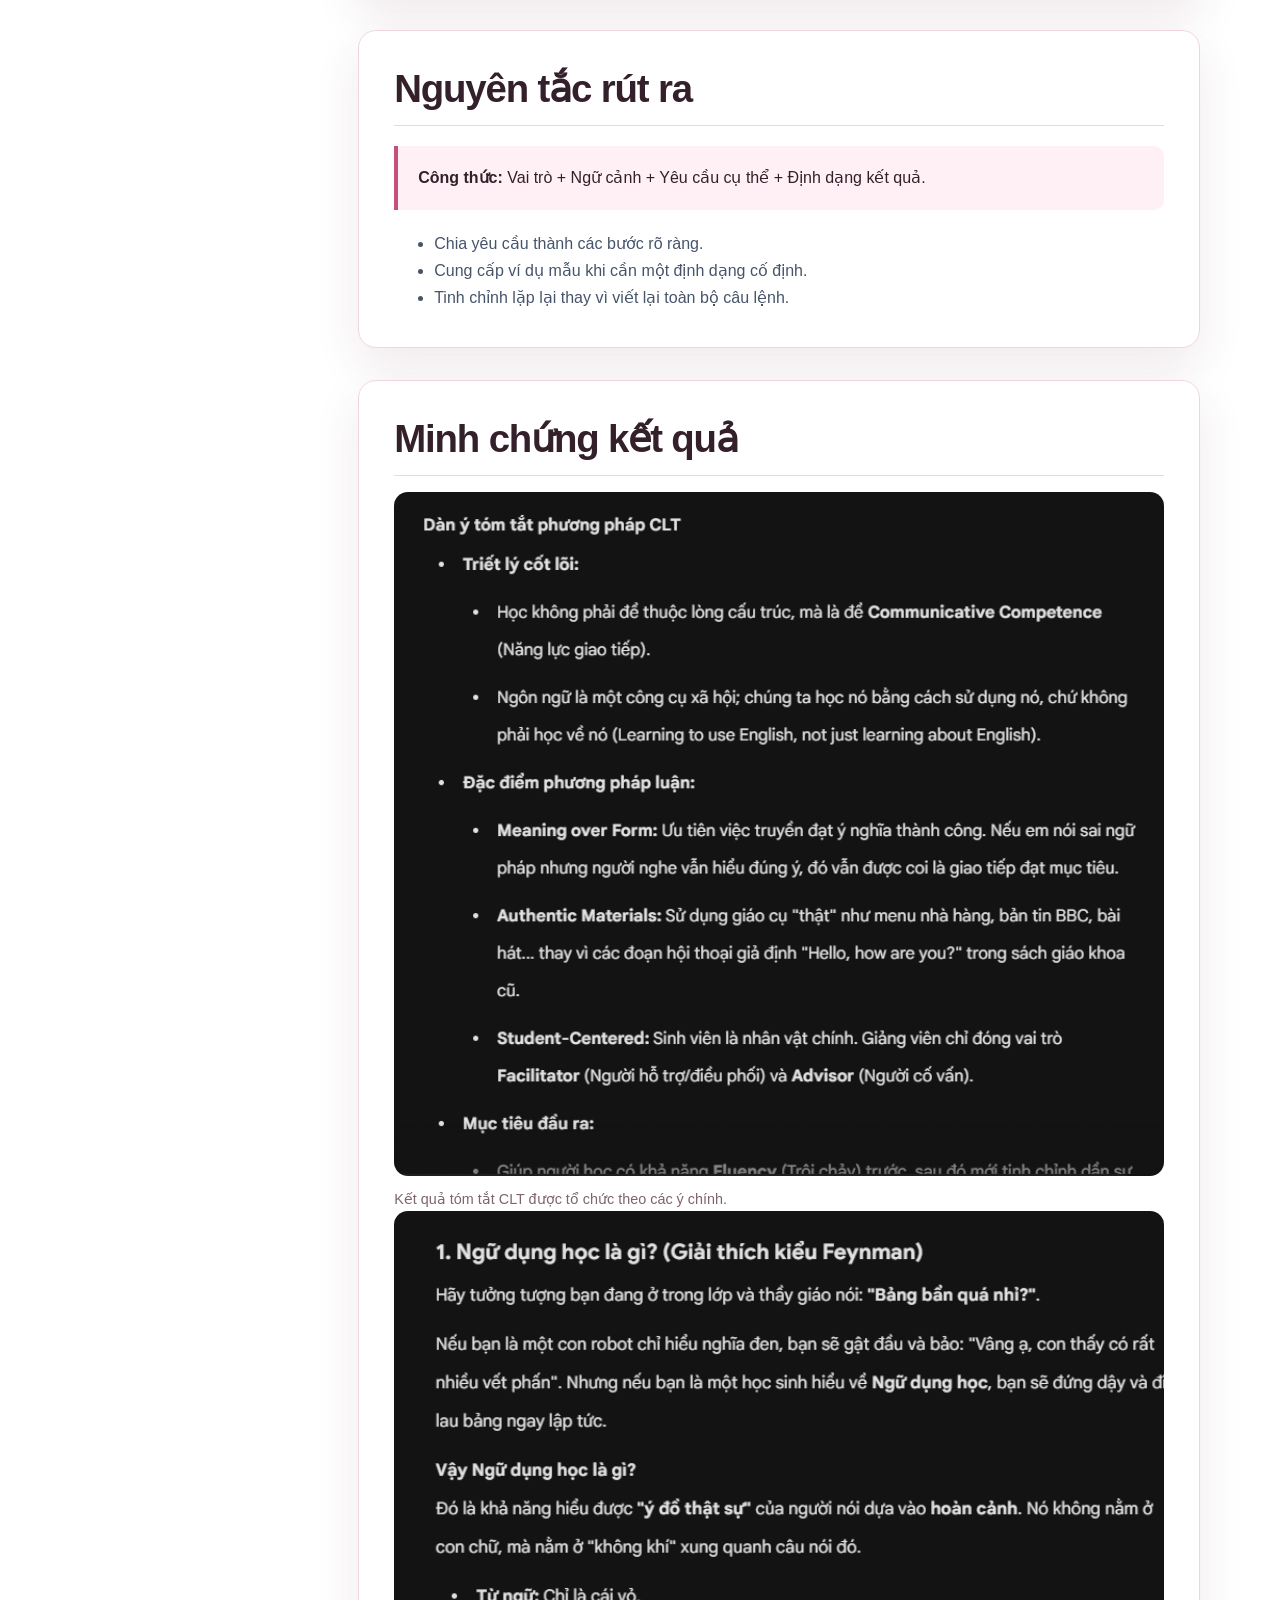
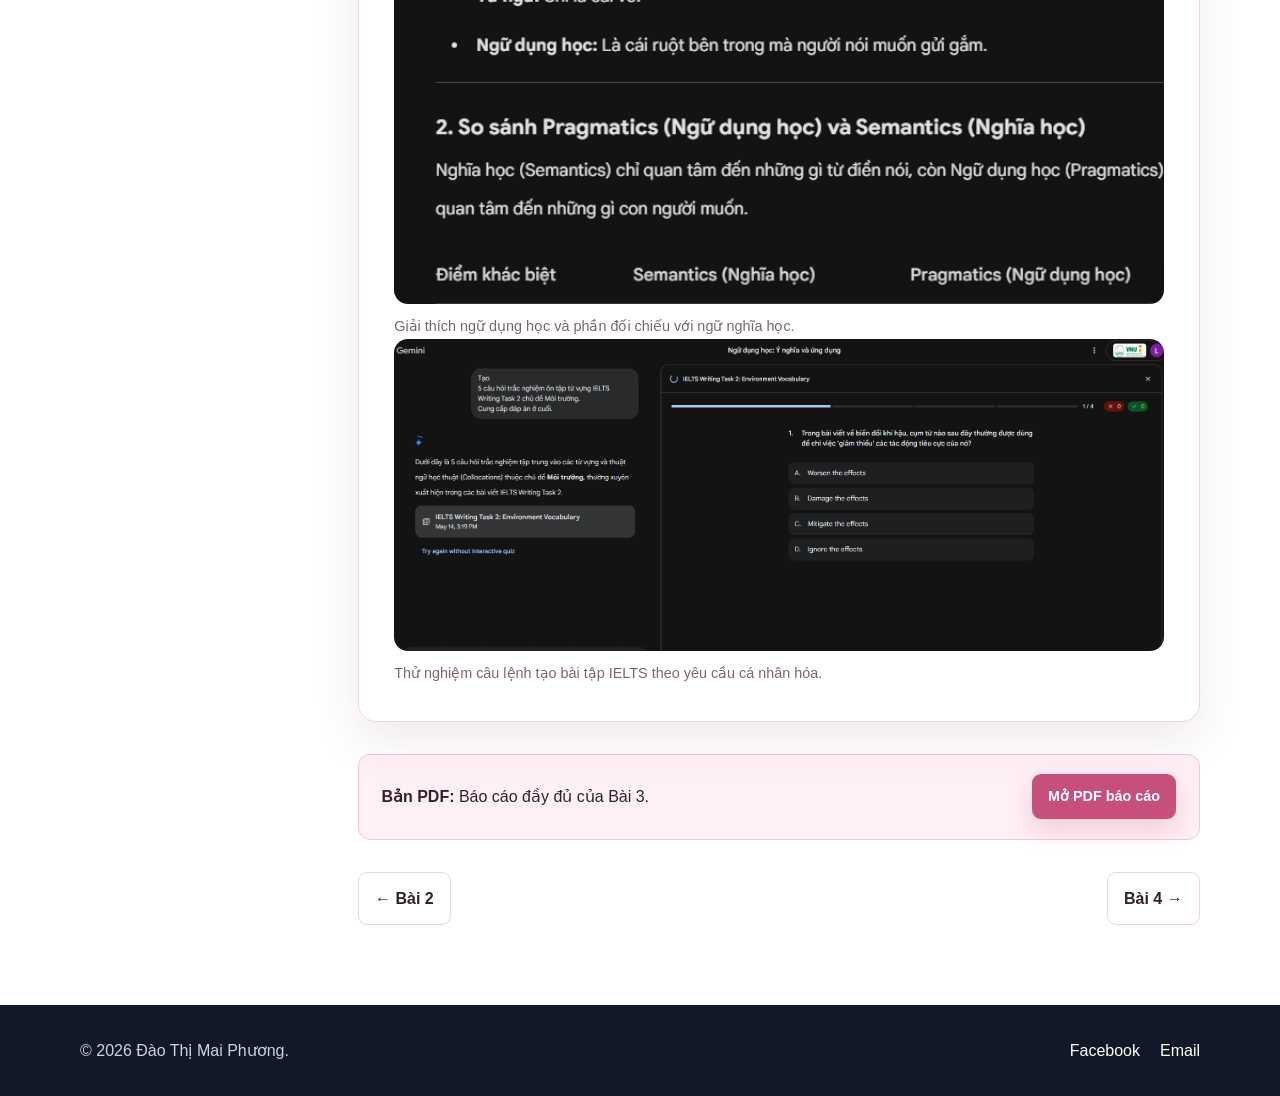
<file: task-3.html>
<!DOCTYPE html>
<html lang="vi">
<head>
<meta charset="UTF-8"/>
<meta content="width=device-width, initial-scale=1.0" name="viewport"/>
<meta content="Bài 3 - Tổng quan về trí tuệ nhân tạo." name="description"/>
<title>Bài 3 | Tổng quan về trí tuệ nhân tạo</title>
<link href="style.css?v=20260608" rel="stylesheet"/>
<link href="effects.css?v=20260608i" rel="stylesheet"/>
<script defer="" src="effects.js?v=20260608i"></script>
</head>
<body>
<a class="skip-link" href="#main-content">Đi đến nội dung chính</a>
<header class="site-header"><div class="container nav-wrapper"><a class="brand" href="index.html">Đào Thị Mai Phương</a><nav aria-label="Điều hướng chính"><ul class="nav-list"><li><a href="index.html">Trang chủ</a></li><li><a class="active" href="portfolio.html">Bài học</a></li><li><a href="conclusion.html">Tổng kết</a></li></ul></nav></div></header>
<main id="main-content">
<section class="report-hero"><div class="container"><p class="eyebrow">Bài 03 / Hồ sơ học tập</p><h1>Bài 3: Tổng quan về trí tuệ nhân tạo</h1><p class="lead">So sánh câu lệnh cơ bản, cải tiến và nâng cao cho ba tác vụ học tập thuộc lĩnh vực Sư phạm Tiếng Anh.</p><div class="report-kicker"><span>Đào Thị Mai Phương</span><span>Kỹ thuật viết câu lệnh</span><span>TESOL</span><span>IELTS</span></div></div></section>
<div class="container report-layout">
<aside class="report-toc"><strong>Nội dung</strong><ul><li><a href="#tasks">Tác vụ</a></li><li><a href="#experiments">Thử nghiệm</a></li><li><a href="#analysis">Phân tích</a></li><li><a href="#principles">Nguyên tắc</a></li><li><a href="#evidence">Minh chứng</a></li></ul></aside>
<div class="report-body"><section class="report-section" id="tasks"><h2>Ba tác vụ học tập</h2><ol class="principle-list"><li>Tóm tắt bài báo về phương pháp dạy ngôn ngữ giao tiếp (CLT).</li><li>Giải thích khái niệm ngữ dụng học và phân biệt với ngữ nghĩa học.</li><li>Tạo bài tập từ vựng, kết hợp từ cho bài viết IELTS.</li></ol></section>
<section class="report-section" id="experiments"><h2>So sánh các cấp độ câu lệnh</h2><div class="table-scroll"><table class="report-table"><thead><tr><th>Tác vụ</th><th>Câu lệnh cơ bản</th><th>Câu lệnh nâng cao</th><th>Kết quả</th></tr></thead><tbody><tr><td>Tóm tắt CLT</td><td>Yêu cầu tóm tắt chung.</td><td>Vai giảng viên TESOL, đối tượng sinh viên năm nhất, dàn ý và ví dụ lớp học.</td><td>Dễ hiểu, đúng văn phong sư phạm và dễ ghi nhớ.</td></tr><tr><td>Ngữ dụng học</td><td>Hỏi định nghĩa.</td><td>Dùng phương pháp Feynman, bảng so sánh với ngữ nghĩa học và ví dụ đối chiếu.</td><td>Trực quan, giảm nhầm lẫn giữa hai khái niệm.</td></tr><tr><td>IELTS</td><td>Tạo bài tập từ vựng chung.</td><td>Vai cựu giám khảo, dùng danh sách từ đã học, câu điền từ và lỗi kết hợp từ kèm giải thích.</td><td>Bài tập được cá nhân hóa theo mục tiêu học.</td></tr></tbody></table></div></section>
<section class="report-section" id="analysis"><h2>Phân tích hiệu quả</h2><p>Câu lệnh nâng cao cho kết quả tốt hơn nhờ xác định vai trò, định dạng đầu ra và ngữ cảnh cụ thể. Việc chỉ rõ đối tượng người học giúp AI chọn mức độ giải thích phù hợp; yêu cầu bảng, gạch đầu dòng hoặc giải thích từng bước giúp đầu ra dễ xử lý hơn.</p></section>
<section class="report-section" id="principles"><h2>Nguyên tắc rút ra</h2><div class="report-callout"><p><strong>Công thức:</strong> Vai trò + Ngữ cảnh + Yêu cầu cụ thể + Định dạng kết quả.</p></div><ul><li>Chia yêu cầu thành các bước rõ ràng.</li><li>Cung cấp ví dụ mẫu khi cần một định dạng cố định.</li><li>Tinh chỉnh lặp lại thay vì viết lại toàn bộ câu lệnh.</li></ul></section>
<section class="report-section" id="evidence"><h2>Minh chứng kết quả</h2><figure><img alt="Kết quả AI tóm tắt phương pháp dạy ngôn ngữ giao tiếp" src="assets/images/task-3-01.png"/><figcaption>Kết quả tóm tắt CLT được tổ chức theo các ý chính.</figcaption></figure><figure><img alt="Kết quả AI giải thích ngữ dụng học theo phương pháp Feynman và so sánh với ngữ nghĩa học" src="assets/images/task-3-02.png"/><figcaption>Giải thích ngữ dụng học và phần đối chiếu với ngữ nghĩa học.</figcaption></figure><figure><img alt="Giao diện thử nghiệm câu lệnh tạo bài tập từ vựng IELTS" src="assets/images/task-3-03.png"/><figcaption>Thử nghiệm câu lệnh tạo bài tập IELTS theo yêu cầu cá nhân hóa.</figcaption></figure></section><div class="download-panel"><p><strong>Bản PDF:</strong> Báo cáo đầy đủ của Bài 3.</p><a class="button button-small" href="assets/documents/task-3.pdf" rel="noopener" target="_blank">Mở PDF báo cáo</a></div><nav class="task-pagination"><a href="task-2.html">← Bài 2</a><a href="task-4.html">Bài 4 →</a></nav></div>
</div>
</main>
<footer class="site-footer"><div class="container footer-wrapper"><p>© 2026 Đào Thị Mai Phương.</p><ul class="social-links"><li><a href="https://www.facebook.com/share/18wrVaJCbG/?mibextid=wwXIfr" rel="noopener noreferrer" target="_blank">Facebook</a></li><li><a href="mailto:daomaiphuong20@gmail.com">Email</a></li></ul></div></footer>
</body>
</html>
</file>
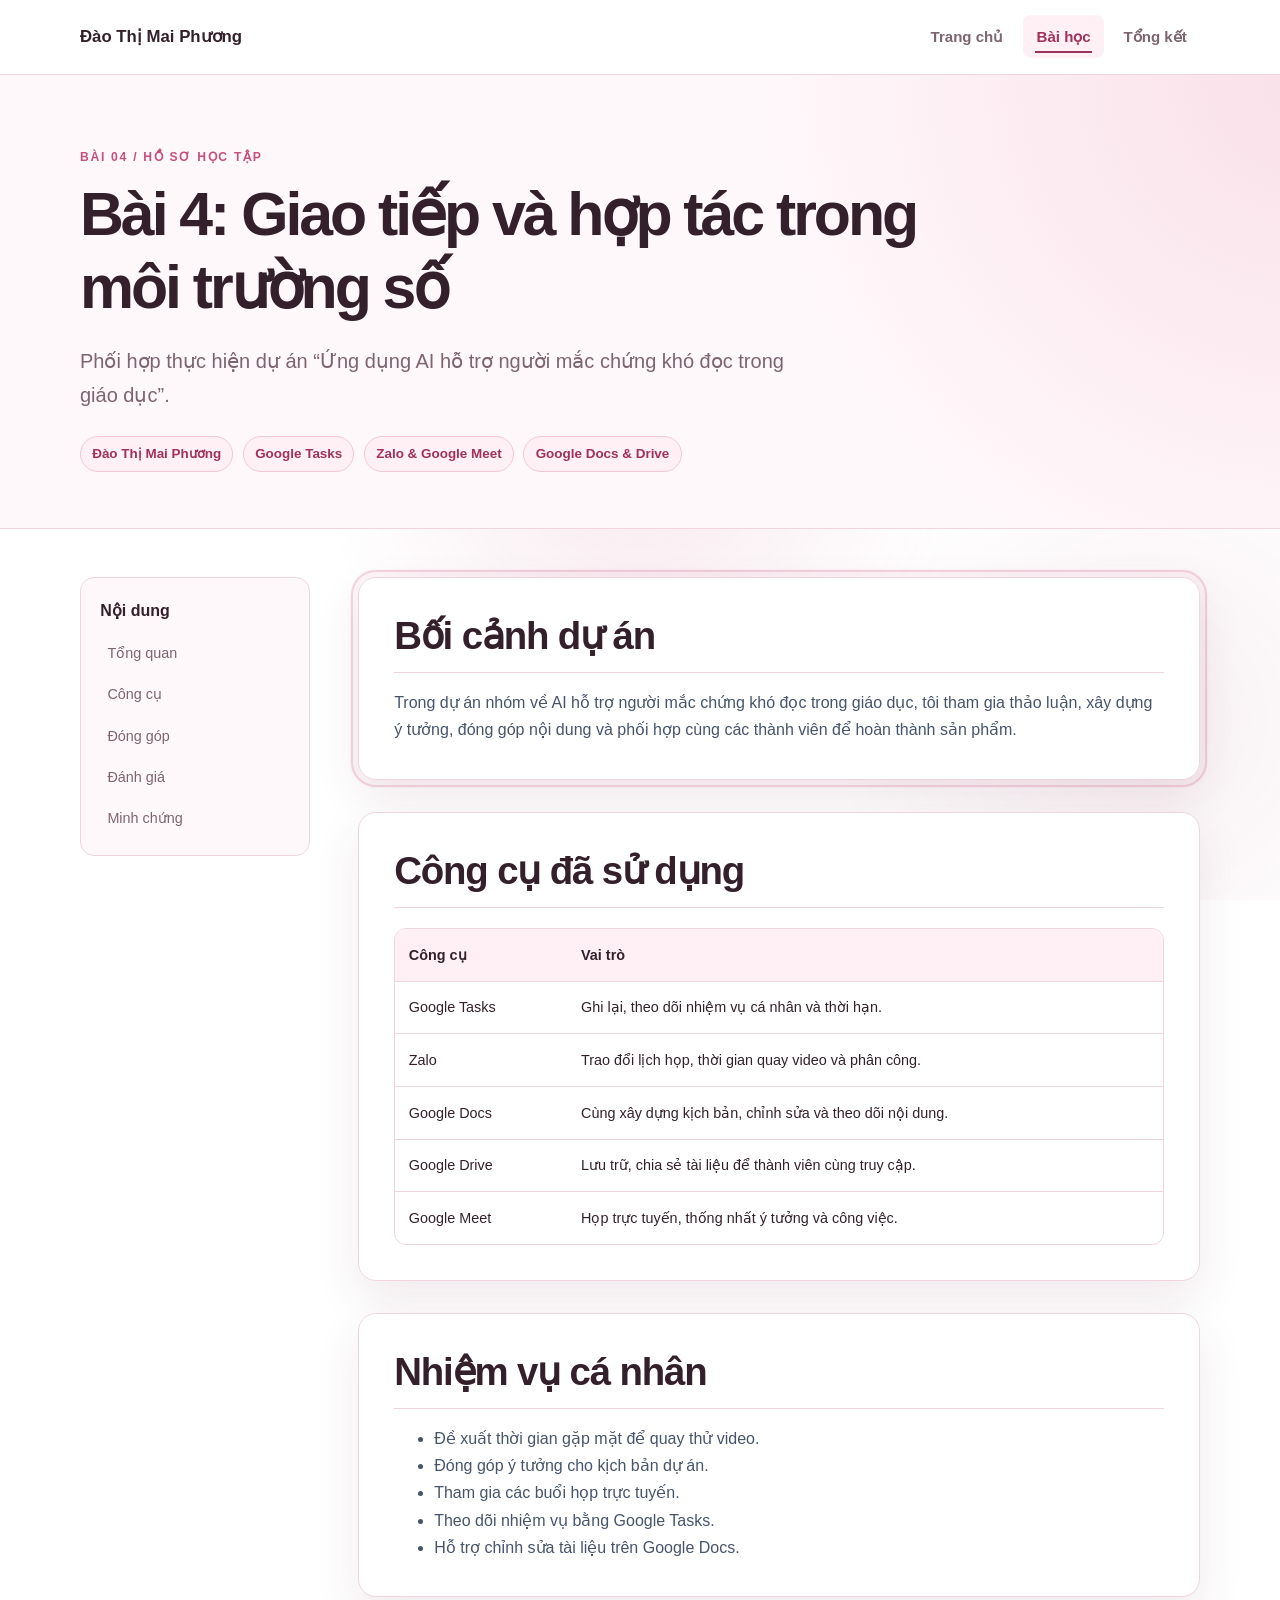
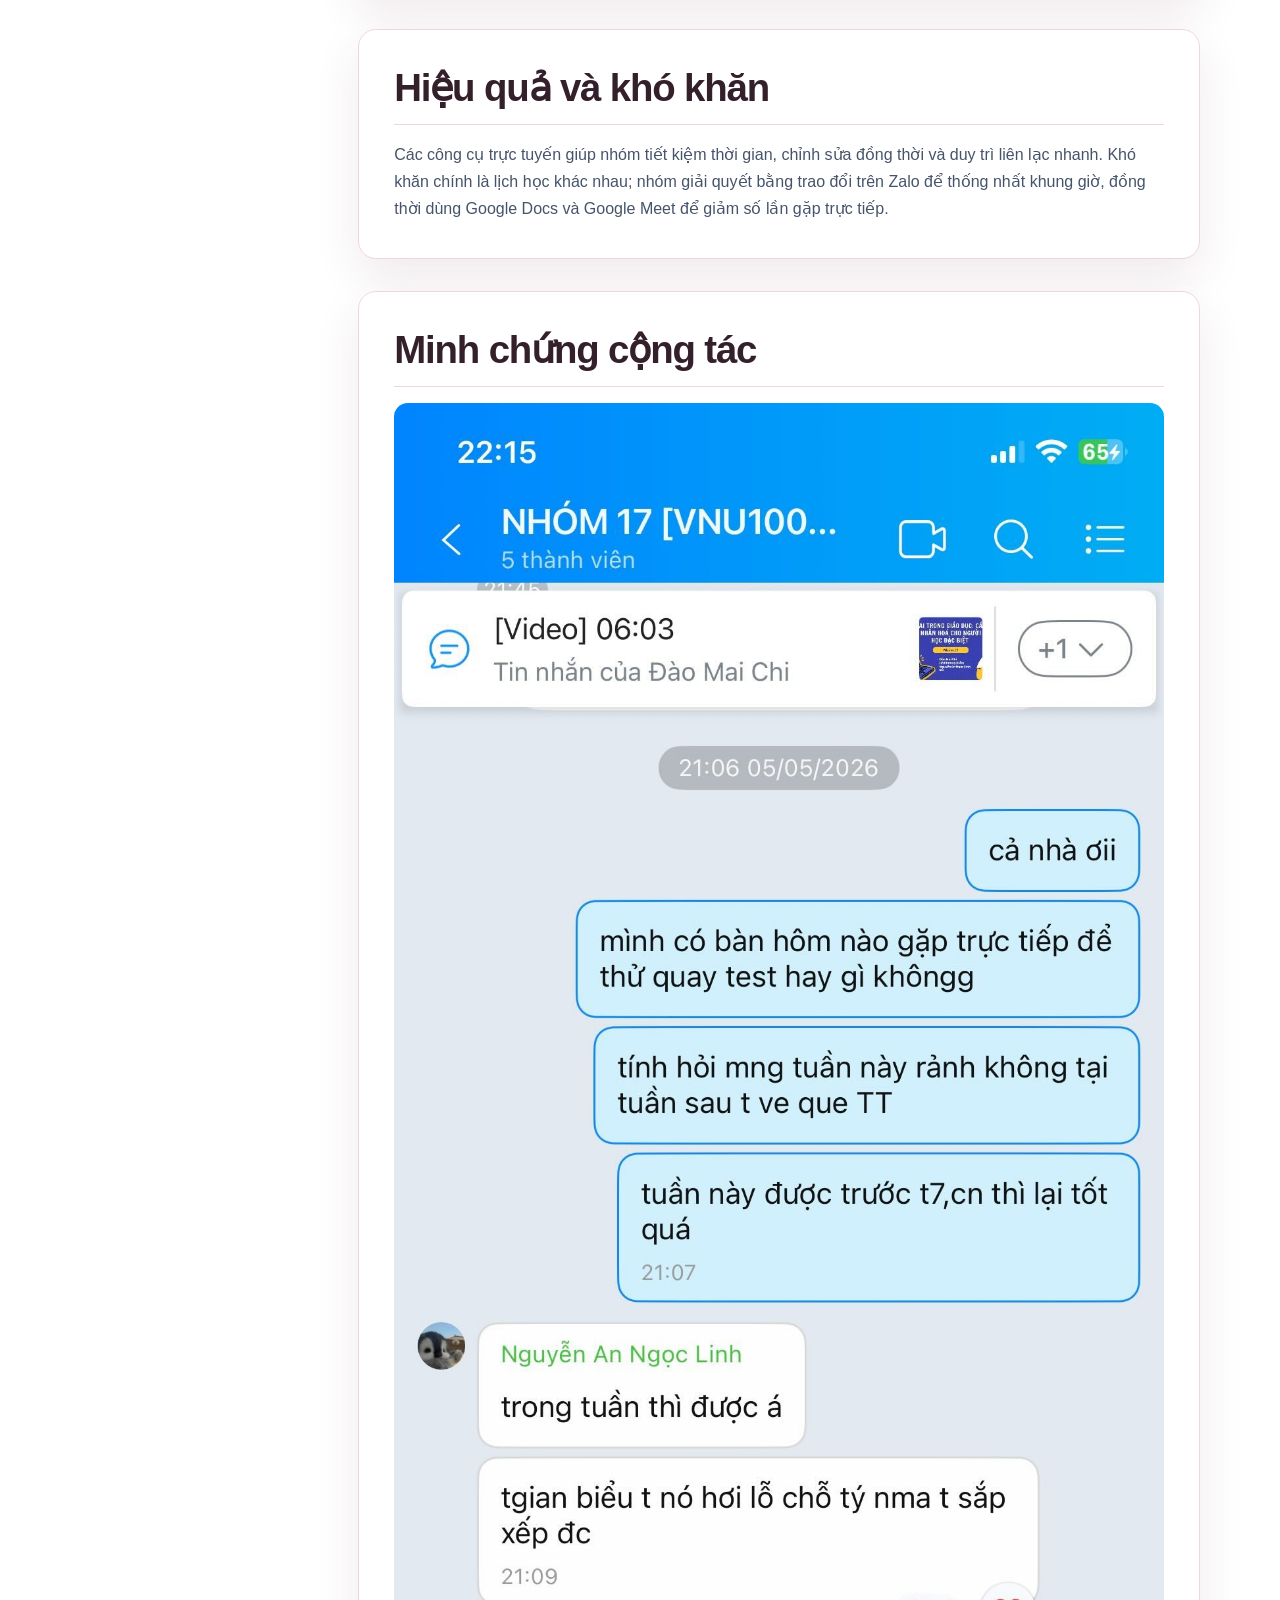
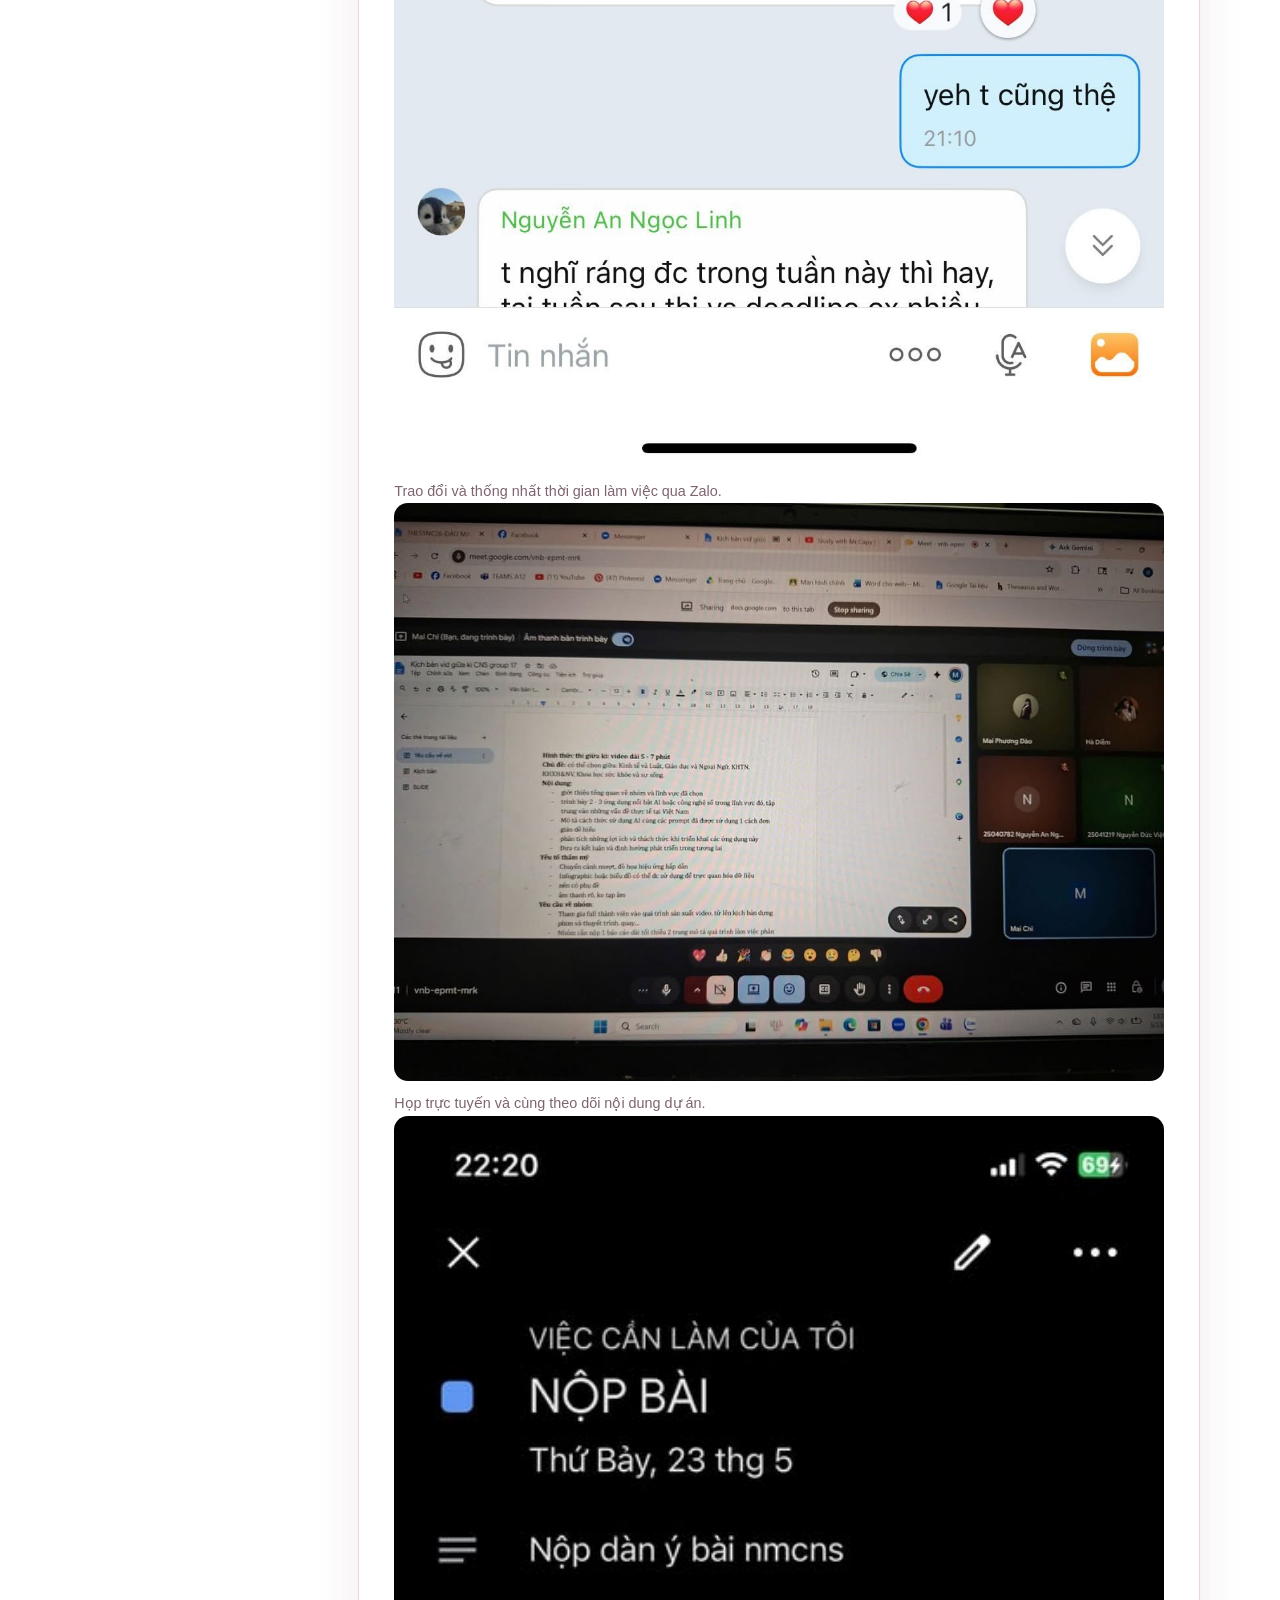
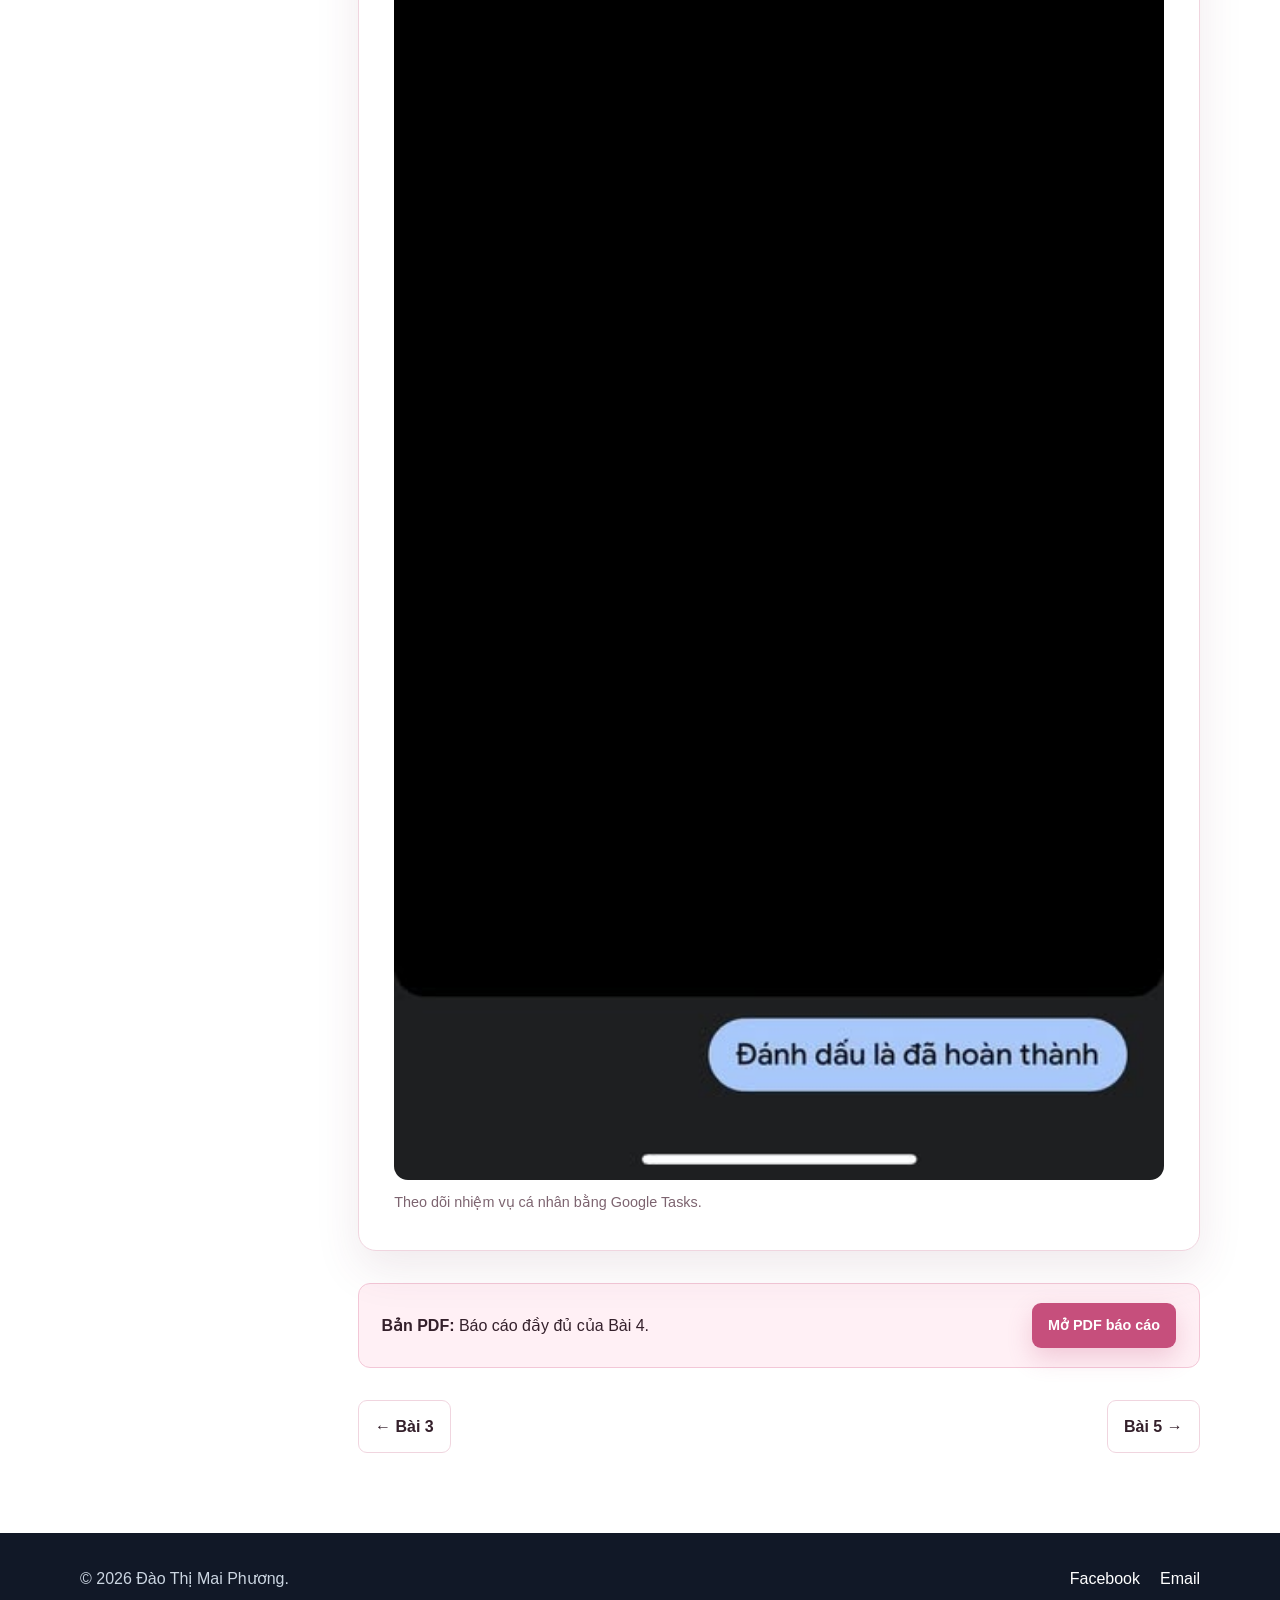
<file: task-4.html>
<!DOCTYPE html>
<html lang="vi">
<head>
<meta charset="UTF-8"/>
<meta content="width=device-width, initial-scale=1.0" name="viewport"/>
<meta content="Bài 4 - Giao tiếp và hợp tác trong môi trường số." name="description"/>
<title>Bài 4 | Giao tiếp và hợp tác trong môi trường số</title>
<link href="style.css?v=20260608" rel="stylesheet"/>
<link href="effects.css?v=20260608i" rel="stylesheet"/>
<script defer="" src="effects.js?v=20260608i"></script>
</head>
<body>
<a class="skip-link" href="#main-content">Đi đến nội dung chính</a>
<header class="site-header"><div class="container nav-wrapper"><a class="brand" href="index.html">Đào Thị Mai Phương</a><nav aria-label="Điều hướng chính"><ul class="nav-list"><li><a href="index.html">Trang chủ</a></li><li><a class="active" href="portfolio.html">Bài học</a></li><li><a href="conclusion.html">Tổng kết</a></li></ul></nav></div></header>
<main id="main-content">
<section class="report-hero"><div class="container"><p class="eyebrow">Bài 04 / Hồ sơ học tập</p><h1>Bài 4: Giao tiếp và hợp tác trong môi trường số</h1><p class="lead">Phối hợp thực hiện dự án “Ứng dụng AI hỗ trợ người mắc chứng khó đọc trong giáo dục”.</p><div class="report-kicker"><span>Đào Thị Mai Phương</span><span>Google Tasks</span><span>Zalo &amp; Google Meet</span><span>Google Docs &amp; Drive</span></div></div></section>
<div class="container report-layout">
<aside class="report-toc"><strong>Nội dung</strong><ul><li><a href="#overview">Tổng quan</a></li><li><a href="#tools">Công cụ</a></li><li><a href="#contribution">Đóng góp</a></li><li><a href="#evaluation">Đánh giá</a></li><li><a href="#evidence">Minh chứng</a></li></ul></aside>
<div class="report-body"><section class="report-section" id="overview"><h2>Bối cảnh dự án</h2><p>Trong dự án nhóm về AI hỗ trợ người mắc chứng khó đọc trong giáo dục, tôi tham gia thảo luận, xây dựng ý tưởng, đóng góp nội dung và phối hợp cùng các thành viên để hoàn thành sản phẩm.</p></section>
<section class="report-section" id="tools"><h2>Công cụ đã sử dụng</h2><div class="table-scroll"><table class="report-table"><thead><tr><th>Công cụ</th><th>Vai trò</th></tr></thead><tbody><tr><td>Google Tasks</td><td>Ghi lại, theo dõi nhiệm vụ cá nhân và thời hạn.</td></tr><tr><td>Zalo</td><td>Trao đổi lịch họp, thời gian quay video và phân công.</td></tr><tr><td>Google Docs</td><td>Cùng xây dựng kịch bản, chỉnh sửa và theo dõi nội dung.</td></tr><tr><td>Google Drive</td><td>Lưu trữ, chia sẻ tài liệu để thành viên cùng truy cập.</td></tr><tr><td>Google Meet</td><td>Họp trực tuyến, thống nhất ý tưởng và công việc.</td></tr></tbody></table></div></section>
<section class="report-section" id="contribution"><h2>Nhiệm vụ cá nhân</h2><ul><li>Đề xuất thời gian gặp mặt để quay thử video.</li><li>Đóng góp ý tưởng cho kịch bản dự án.</li><li>Tham gia các buổi họp trực tuyến.</li><li>Theo dõi nhiệm vụ bằng Google Tasks.</li><li>Hỗ trợ chỉnh sửa tài liệu trên Google Docs.</li></ul></section>
<section class="report-section" id="evaluation"><h2>Hiệu quả và khó khăn</h2><p>Các công cụ trực tuyến giúp nhóm tiết kiệm thời gian, chỉnh sửa đồng thời và duy trì liên lạc nhanh. Khó khăn chính là lịch học khác nhau; nhóm giải quyết bằng trao đổi trên Zalo để thống nhất khung giờ, đồng thời dùng Google Docs và Google Meet để giảm số lần gặp trực tiếp.</p></section>
<section class="report-section" id="evidence"><h2>Minh chứng cộng tác</h2><figure><img alt="Đoạn trao đổi lịch làm việc của nhóm trên Zalo" src="assets/images/task-4-01.png"/><figcaption>Trao đổi và thống nhất thời gian làm việc qua Zalo.</figcaption></figure><figure><img alt="Buổi họp nhóm trực tuyến trên Google Meet với tài liệu Google Docs" src="assets/images/task-4-02.png"/><figcaption>Họp trực tuyến và cùng theo dõi nội dung dự án.</figcaption></figure><figure><img alt="Danh sách nhiệm vụ cá nhân trong Google Tasks" src="assets/images/task-4-03.png"/><figcaption>Theo dõi nhiệm vụ cá nhân bằng Google Tasks.</figcaption></figure></section><div class="download-panel"><p><strong>Bản PDF:</strong> Báo cáo đầy đủ của Bài 4.</p><a class="button button-small" href="assets/documents/task-4.pdf" rel="noopener" target="_blank">Mở PDF báo cáo</a></div><nav class="task-pagination"><a href="task-3.html">← Bài 3</a><a href="task-5.html">Bài 5 →</a></nav></div>
</div>
</main>
<footer class="site-footer"><div class="container footer-wrapper"><p>© 2026 Đào Thị Mai Phương.</p><ul class="social-links"><li><a href="https://www.facebook.com/share/18wrVaJCbG/?mibextid=wwXIfr" rel="noopener noreferrer" target="_blank">Facebook</a></li><li><a href="mailto:daomaiphuong20@gmail.com">Email</a></li></ul></div></footer>
</body>
</html>
</file>
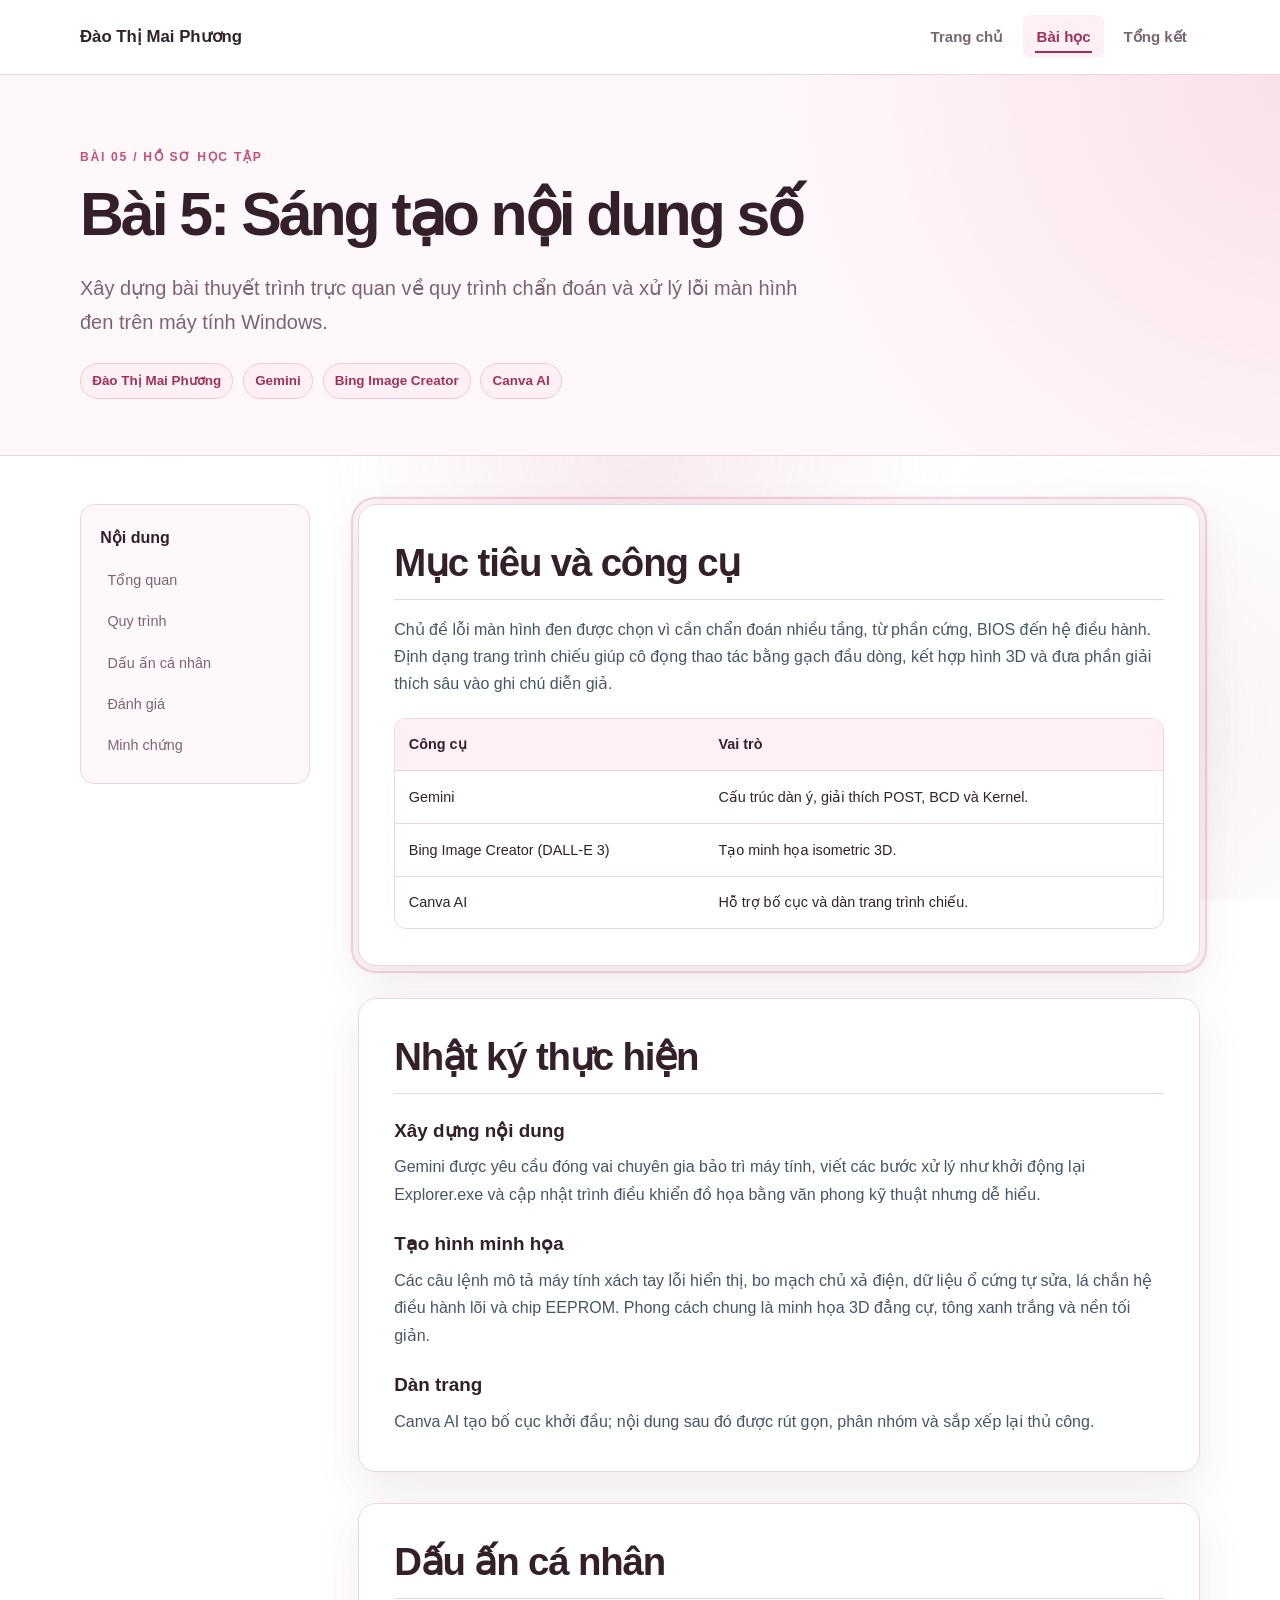
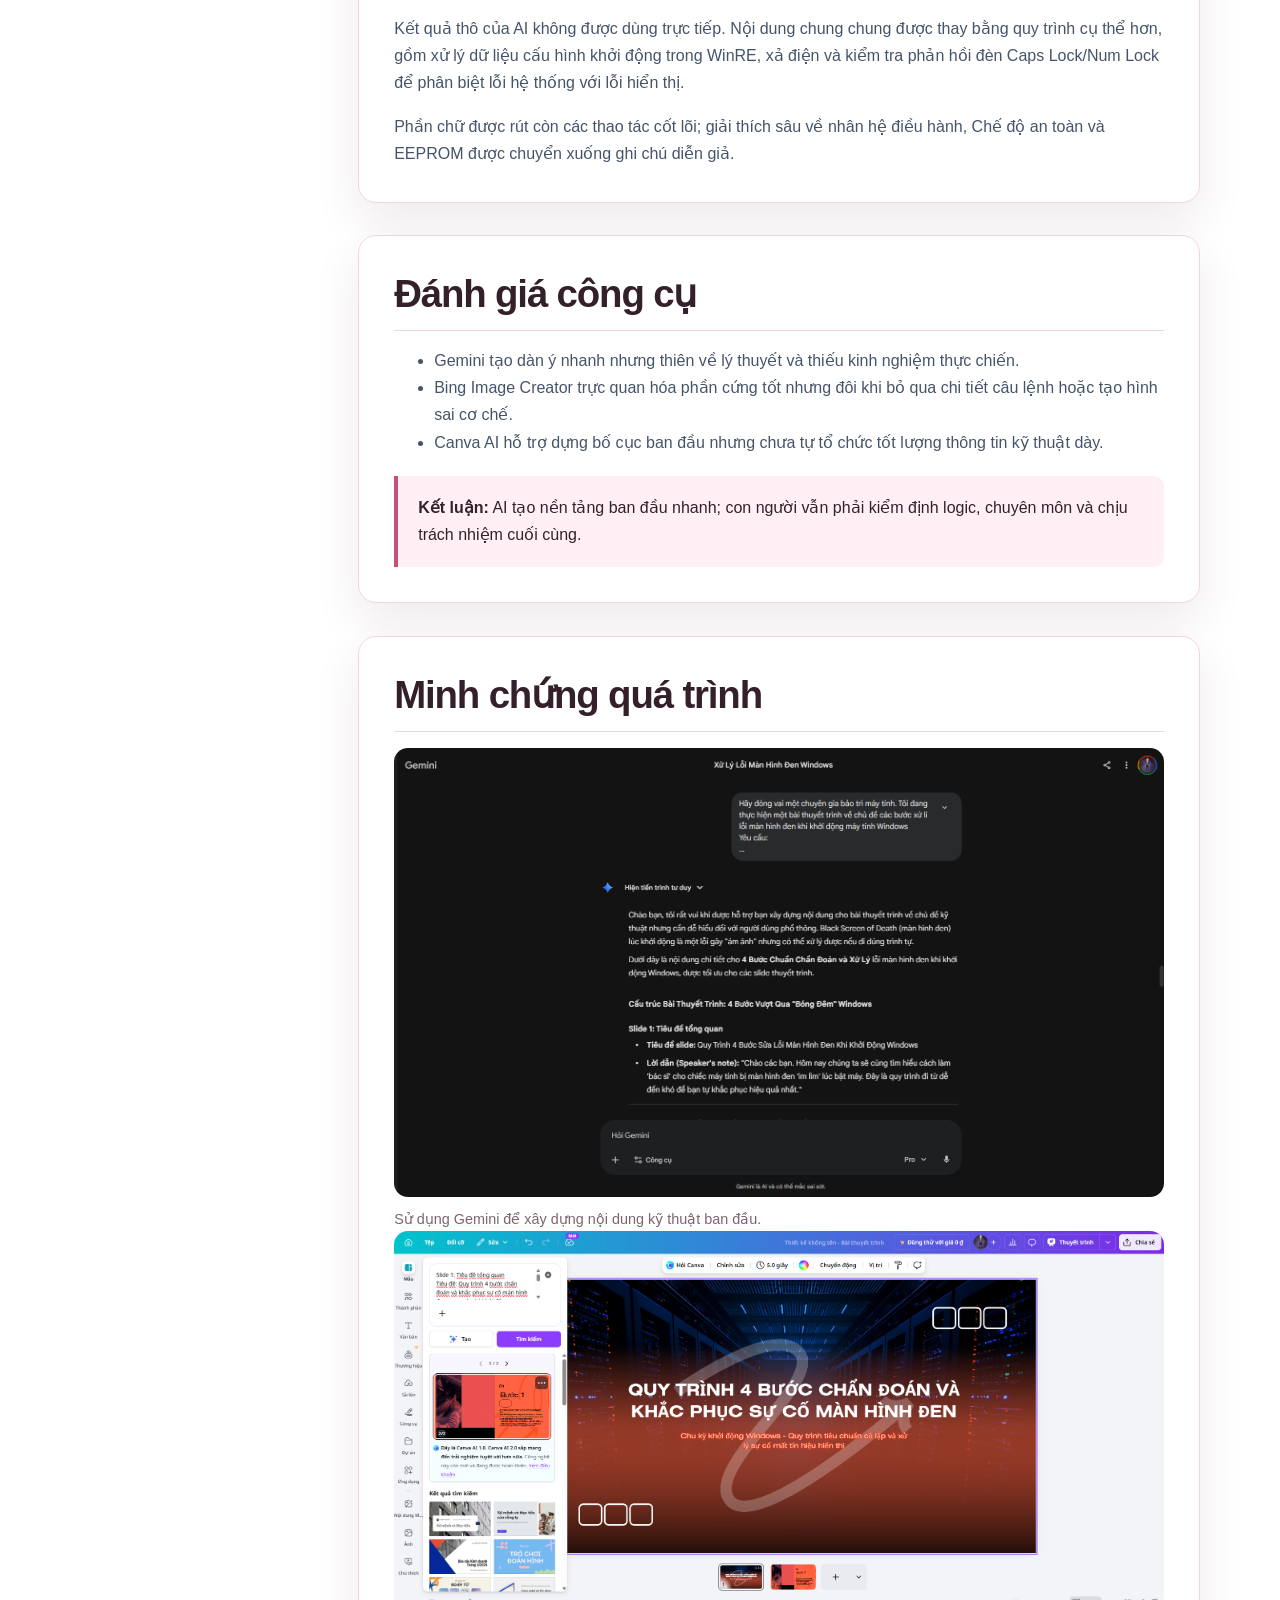
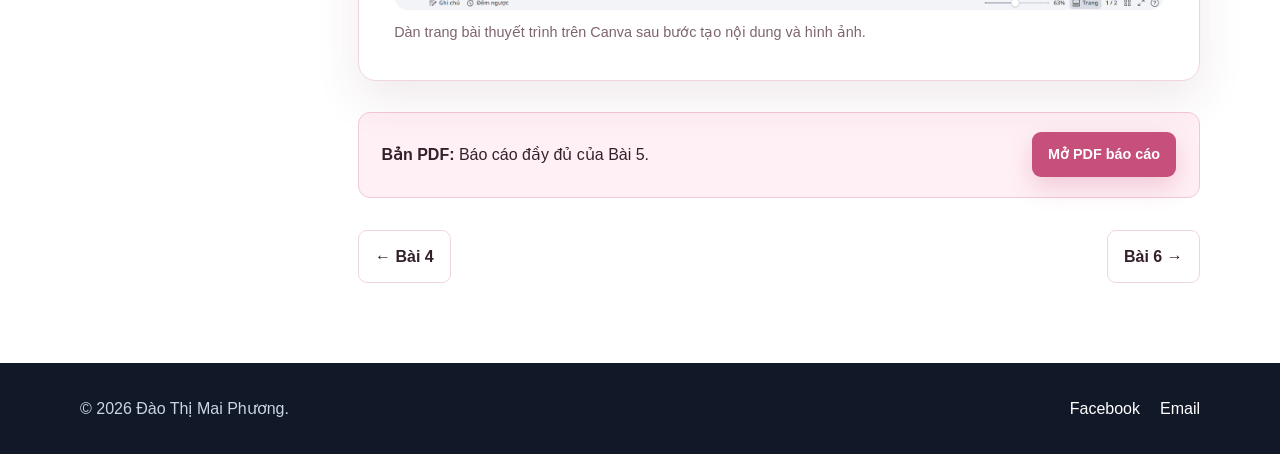
<file: task-5.html>
<!DOCTYPE html>
<html lang="vi">
<head>
<meta charset="UTF-8"/>
<meta content="width=device-width, initial-scale=1.0" name="viewport"/>
<meta content="Bài 5 - Sáng tạo nội dung số." name="description"/>
<title>Bài 5 | Sáng tạo nội dung số</title>
<link href="style.css?v=20260608" rel="stylesheet"/>
<link href="effects.css?v=20260608i" rel="stylesheet"/>
<script defer="" src="effects.js?v=20260608i"></script>
</head>
<body>
<a class="skip-link" href="#main-content">Đi đến nội dung chính</a>
<header class="site-header"><div class="container nav-wrapper"><a class="brand" href="index.html">Đào Thị Mai Phương</a><nav aria-label="Điều hướng chính"><ul class="nav-list"><li><a href="index.html">Trang chủ</a></li><li><a class="active" href="portfolio.html">Bài học</a></li><li><a href="conclusion.html">Tổng kết</a></li></ul></nav></div></header>
<main id="main-content">
<section class="report-hero"><div class="container"><p class="eyebrow">Bài 05 / Hồ sơ học tập</p><h1>Bài 5: Sáng tạo nội dung số</h1><p class="lead">Xây dựng bài thuyết trình trực quan về quy trình chẩn đoán và xử lý lỗi màn hình đen trên máy tính Windows.</p><div class="report-kicker"><span>Đào Thị Mai Phương</span><span>Gemini</span><span>Bing Image Creator</span><span>Canva AI</span></div></div></section>
<div class="container report-layout">
<aside class="report-toc"><strong>Nội dung</strong><ul><li><a href="#overview">Tổng quan</a></li><li><a href="#process">Quy trình</a></li><li><a href="#personal">Dấu ấn cá nhân</a></li><li><a href="#critique">Đánh giá</a></li><li><a href="#evidence">Minh chứng</a></li></ul></aside>
<div class="report-body"><section class="report-section" id="overview"><h2>Mục tiêu và công cụ</h2><p>Chủ đề lỗi màn hình đen được chọn vì cần chẩn đoán nhiều tầng, từ phần cứng, BIOS đến hệ điều hành. Định dạng trang trình chiếu giúp cô đọng thao tác bằng gạch đầu dòng, kết hợp hình 3D và đưa phần giải thích sâu vào ghi chú diễn giả.</p><div class="table-scroll"><table class="report-table"><thead><tr><th>Công cụ</th><th>Vai trò</th></tr></thead><tbody><tr><td>Gemini</td><td>Cấu trúc dàn ý, giải thích POST, BCD và Kernel.</td></tr><tr><td>Bing Image Creator (DALL-E 3)</td><td>Tạo minh họa isometric 3D.</td></tr><tr><td>Canva AI</td><td>Hỗ trợ bố cục và dàn trang trình chiếu.</td></tr></tbody></table></div></section>
<section class="report-section" id="process"><h2>Nhật ký thực hiện</h2><h3>Xây dựng nội dung</h3><p>Gemini được yêu cầu đóng vai chuyên gia bảo trì máy tính, viết các bước xử lý như khởi động lại Explorer.exe và cập nhật trình điều khiển đồ họa bằng văn phong kỹ thuật nhưng dễ hiểu.</p><h3>Tạo hình minh họa</h3><p>Các câu lệnh mô tả máy tính xách tay lỗi hiển thị, bo mạch chủ xả điện, dữ liệu ổ cứng tự sửa, lá chắn hệ điều hành lõi và chip EEPROM. Phong cách chung là minh họa 3D đẳng cự, tông xanh trắng và nền tối giản.</p><h3>Dàn trang</h3><p>Canva AI tạo bố cục khởi đầu; nội dung sau đó được rút gọn, phân nhóm và sắp xếp lại thủ công.</p></section>
<section class="report-section" id="personal"><h2>Dấu ấn cá nhân</h2><p>Kết quả thô của AI không được dùng trực tiếp. Nội dung chung chung được thay bằng quy trình cụ thể hơn, gồm xử lý dữ liệu cấu hình khởi động trong WinRE, xả điện và kiểm tra phản hồi đèn Caps Lock/Num Lock để phân biệt lỗi hệ thống với lỗi hiển thị.</p><p>Phần chữ được rút còn các thao tác cốt lõi; giải thích sâu về nhân hệ điều hành, Chế độ an toàn và EEPROM được chuyển xuống ghi chú diễn giả.</p></section>
<section class="report-section" id="critique"><h2>Đánh giá công cụ</h2><ul><li>Gemini tạo dàn ý nhanh nhưng thiên về lý thuyết và thiếu kinh nghiệm thực chiến.</li><li>Bing Image Creator trực quan hóa phần cứng tốt nhưng đôi khi bỏ qua chi tiết câu lệnh hoặc tạo hình sai cơ chế.</li><li>Canva AI hỗ trợ dựng bố cục ban đầu nhưng chưa tự tổ chức tốt lượng thông tin kỹ thuật dày.</li></ul><div class="report-callout"><p><strong>Kết luận:</strong> AI tạo nền tảng ban đầu nhanh; con người vẫn phải kiểm định logic, chuyên môn và chịu trách nhiệm cuối cùng.</p></div></section>
<section class="report-section" id="evidence"><h2>Minh chứng quá trình</h2><figure><img alt="Đoạn hội thoại với Gemini về nội dung xử lý lỗi màn hình đen" src="assets/images/task-5-01.png"/><figcaption>Sử dụng Gemini để xây dựng nội dung kỹ thuật ban đầu.</figcaption></figure><figure><img alt="Giao diện Canva với bản trình bày quy trình chẩn đoán lỗi máy tính" src="assets/images/task-5-02.png"/><figcaption>Dàn trang bài thuyết trình trên Canva sau bước tạo nội dung và hình ảnh.</figcaption></figure></section><div class="download-panel"><p><strong>Bản PDF:</strong> Báo cáo đầy đủ của Bài 5.</p><a class="button button-small" href="assets/documents/task-5.pdf" rel="noopener" target="_blank">Mở PDF báo cáo</a></div><nav class="task-pagination"><a href="task-4.html">← Bài 4</a><a href="task-6.html">Bài 6 →</a></nav></div>
</div>
</main>
<footer class="site-footer"><div class="container footer-wrapper"><p>© 2026 Đào Thị Mai Phương.</p><ul class="social-links"><li><a href="https://www.facebook.com/share/18wrVaJCbG/?mibextid=wwXIfr" rel="noopener noreferrer" target="_blank">Facebook</a></li><li><a href="mailto:daomaiphuong20@gmail.com">Email</a></li></ul></div></footer>
</body>
</html>
</file>
<file: style.css>
/* =========================================================
   1. BIẾN THIẾT KẾ VÀ THIẾT LẬP CHUNG
   Chỉ cần đổi --accent để thay màu nhấn trên toàn website.
   ========================================================= */
:root {
    --accent: #c64f7c;
    --accent-dark: #9f315b;
    --accent-soft: #fff0f5;
    --text: #34202b;
    --muted: #7d6470;
    --surface: #ffffff;
    --surface-alt: #fff8fb;
    --border: #f0d5df;
    --shadow: 0 18px 45px rgba(111, 51, 76, 0.1);
    --radius: 18px;
    --container: 1120px;
}

*,
*::before,
*::after {
    box-sizing: border-box;
}

html {
    scroll-behavior: smooth;
}

body {
    margin: 0;
    color: var(--text);
    background: var(--surface);
    font-family: Inter, "Segoe UI", Roboto, Helvetica, Arial, sans-serif;
    font-size: 1rem;
    line-height: 1.7;
}

img {
    display: block;
    width: 100%;
    height: auto;
    border-radius: 14px;
}

a {
    color: var(--accent);
    text-decoration: none;
}

a:hover {
    color: var(--accent-dark);
}

h1,
h2,
h3 {
    margin-top: 0;
    color: var(--text);
    line-height: 1.2;
}

h1 {
    margin-bottom: 1.25rem;
    font-size: clamp(2.35rem, 6vw, 4.75rem);
    letter-spacing: -0.05em;
}

h2 {
    margin-bottom: 1rem;
    font-size: clamp(1.75rem, 3vw, 2.5rem);
    letter-spacing: -0.03em;
}

h3 {
    margin-bottom: 0.7rem;
    font-size: 1.18rem;
}

p {
    margin-top: 0;
}

code {
    padding: 0.18rem 0.4rem;
    color: var(--accent-dark);
    background: var(--accent-soft);
    border-radius: 5px;
}

figure {
    margin: 0;
}

figcaption {
    margin-top: 0.65rem;
    color: var(--muted);
    font-size: 0.9rem;
}

/* Khung nội dung chung giữ trang cân đối trên màn hình lớn. */
.container {
    width: min(calc(100% - 2.5rem), var(--container));
    margin-inline: auto;
}

.narrow {
    max-width: 780px;
}

.section {
    padding: 6rem 0;
}

.skip-link {
    position: fixed;
    z-index: 1000;
    top: 0.75rem;
    left: 0.75rem;
    padding: 0.65rem 1rem;
    color: #ffffff;
    background: var(--accent);
    border-radius: 8px;
    transform: translateY(-150%);
}

.skip-link:focus {
    transform: translateY(0);
}

/* =========================================================
   2. HEADER, MENU VÀ FOOTER
   ========================================================= */
.site-header {
    position: sticky;
    z-index: 100;
    top: 0;
    background: rgba(255, 255, 255, 0.94);
    border-bottom: 1px solid var(--border);
    backdrop-filter: blur(12px);
}

.nav-wrapper,
.footer-wrapper {
    display: flex;
    align-items: center;
    justify-content: space-between;
    gap: 2rem;
}

.nav-wrapper {
    min-height: 74px;
}

.brand {
    color: var(--text);
    font-size: 1.05rem;
    font-weight: 800;
}

.nav-list,
.social-links,
.task-nav ul {
    display: flex;
    margin: 0;
    padding: 0;
    list-style: none;
}

.nav-list {
    gap: 0.35rem;
}

.nav-list a {
    display: block;
    padding: 0.55rem 0.85rem;
    color: var(--muted);
    border-radius: 8px;
    font-size: 0.94rem;
    font-weight: 700;
}

.nav-list a:hover,
.nav-list a.active {
    color: var(--accent-dark);
    background: var(--accent-soft);
}

.site-footer {
    padding: 2rem 0;
    color: #cbd5e1;
    background: #111827;
}

.site-footer p {
    margin: 0;
}

.social-links {
    gap: 1.25rem;
}

.social-links a {
    color: #ffffff;
}

/* =========================================================
   3. TRANG GIỚI THIỆU
   ========================================================= */
.hero {
    padding: 7rem 0;
    overflow: hidden;
    background:
        radial-gradient(circle at 90% 10%, rgba(230, 139, 170, 0.22), transparent 32%),
        var(--surface-alt);
}

.hero-grid {
    display: grid;
    grid-template-columns: minmax(0, 1.5fr) minmax(280px, 0.7fr);
    align-items: center;
    gap: clamp(3rem, 8vw, 7rem);
}

.hero h1 span {
    color: var(--accent);
}

.eyebrow,
.box-label {
    margin-bottom: 0.65rem;
    color: var(--accent);
    font-size: 0.76rem;
    font-weight: 800;
    letter-spacing: 0.14em;
    text-transform: uppercase;
}

.lead {
    max-width: 720px;
    color: var(--muted);
    font-size: clamp(1.05rem, 2vw, 1.25rem);
}

.student-meta {
    display: flex;
    flex-wrap: wrap;
    gap: 0.65rem;
    margin-top: 1.5rem;
}

.student-meta span {
    padding: 0.35rem 0.7rem;
    color: var(--accent-dark);
    background: var(--accent-soft);
    border-radius: 999px;
    font-size: 0.85rem;
    font-weight: 700;
}

.button-group {
    display: flex;
    align-items: center;
    gap: 1.25rem;
    margin-top: 2rem;
}

.button {
    display: inline-block;
    padding: 0.8rem 1.25rem;
    color: #ffffff;
    background: var(--accent);
    border-radius: 9px;
    box-shadow: 0 10px 24px rgba(198, 79, 124, 0.24);
    font-weight: 750;
}

.button:hover {
    color: #ffffff;
    background: var(--accent-dark);
    transform: translateY(-1px);
}

.text-link {
    font-weight: 750;
}

.profile-card,
.card,
.reflection-card {
    background: var(--surface);
    border: 1px solid var(--border);
    border-radius: var(--radius);
    box-shadow: var(--shadow);
}

.profile-card {
    padding: 1rem;
}

.avatar-placeholder {
    display: grid;
    min-height: 270px;
    place-items: center;
    color: var(--accent-dark);
    background: var(--accent-soft);
    border: 1px dashed var(--accent);
    border-radius: 13px;
    font-weight: 700;
}

.profile-photo {
    width: 100%;
    aspect-ratio: 1 / 1;
    object-fit: cover;
    border: 1px solid var(--border);
    border-radius: 13px;
}

.profile-details {
    margin: 1rem 0 0;
}

.profile-details div {
    display: grid;
    grid-template-columns: 90px 1fr;
    gap: 0.75rem;
    padding: 0.7rem 0.3rem;
    border-bottom: 1px solid var(--border);
}

.profile-details div:last-child {
    border-bottom: 0;
}

.profile-details dt {
    color: var(--muted);
    font-size: 0.88rem;
}

.profile-details dd {
    margin: 0;
    font-weight: 700;
}

.section-heading {
    max-width: 700px;
    margin-bottom: 2.25rem;
}

.section-heading > p:last-child {
    color: var(--muted);
}

.card-grid {
    display: grid;
    gap: 1.5rem;
}

.two-columns {
    grid-template-columns: repeat(2, 1fr);
}

.card {
    padding: 2rem;
}

.card-number {
    display: inline-grid;
    width: 42px;
    height: 42px;
    margin-bottom: 1.25rem;
    place-items: center;
    color: var(--accent-dark);
    background: var(--accent-soft);
    border-radius: 50%;
    font-size: 0.82rem;
    font-weight: 800;
}

.card p,
.reflection-card p {
    color: var(--muted);
}

/* =========================================================
   4. TRANG DỰ ÁN
   ========================================================= */
.page-banner {
    padding: 5.5rem 0 4.5rem;
    background: var(--surface-alt);
    border-bottom: 1px solid var(--border);
}

.page-banner h1 {
    font-size: clamp(2.5rem, 6vw, 4rem);
}

.task-nav {
    position: sticky;
    z-index: 90;
    top: 74px;
    overflow-x: auto;
    background: var(--surface);
    border-bottom: 1px solid var(--border);
}

.task-nav ul {
    gap: 0.4rem;
    padding: 0.75rem 0;
}

.task-nav a {
    display: block;
    min-width: max-content;
    padding: 0.45rem 0.8rem;
    color: var(--muted);
    border-radius: 7px;
    font-size: 0.86rem;
    font-weight: 750;
}

.task-nav a:hover {
    color: var(--accent-dark);
    background: var(--accent-soft);
}

.task-list {
    padding-top: 4rem;
    padding-bottom: 6rem;
}

.task-card {
    scroll-margin-top: 150px;
    margin-bottom: 2rem;
    background: var(--surface);
    border: 1px solid var(--border);
    border-radius: var(--radius);
    box-shadow: var(--shadow);
    overflow: hidden;
}

.task-header {
    padding: 1.75rem 2rem;
    background: var(--surface-alt);
    border-bottom: 1px solid var(--border);
}

.task-header h2 {
    margin: 0;
}

.task-label {
    display: block;
    margin-bottom: 0.45rem;
    color: var(--accent);
    font-size: 0.76rem;
    font-weight: 850;
    letter-spacing: 0.13em;
    text-transform: uppercase;
}

.task-content {
    padding: 2rem;
}

.document-actions {
    display: flex;
    align-items: center;
    justify-content: space-between;
    gap: 1.5rem;
    padding: 1.25rem 2rem;
    background: var(--accent-soft);
    border-top: 1px solid #f3c7d7;
}

.document-actions p {
    margin: 0;
    color: var(--text);
}

.button-small {
    min-width: max-content;
    padding: 0.65rem 1rem;
    font-size: 0.9rem;
}

.task-evidence {
    padding: 0 2rem 2rem;
}

.inline-evidence {
    margin-top: 1.5rem;
}

.inline-evidence img {
    max-height: 560px;
    object-fit: contain;
    background: var(--surface-alt);
}

.task-evidence img {
    max-height: 520px;
    object-fit: contain;
    background: var(--surface-alt);
}

.media-grid,
.content-grid,
.showcase-grid,
.prompt-grid {
    display: grid;
    gap: 2rem;
}

.media-grid {
    grid-template-columns: minmax(0, 1.05fr) minmax(0, 0.95fr);
}

.content-grid,
.showcase-grid,
.prompt-grid {
    grid-template-columns: repeat(2, minmax(0, 1fr));
}

.wide-figure {
    margin-bottom: 2rem;
}

.analysis-box,
.prompt-box,
.digital-content {
    padding: 1.5rem;
    background: var(--surface-alt);
    border: 1px solid var(--border);
    border-radius: 14px;
}

.analysis-box {
    border-left: 4px solid var(--accent);
}

.prompt-grid {
    margin-bottom: 1.5rem;
}

.prompt-box blockquote {
    margin: 1rem 0;
    padding-left: 1rem;
    color: var(--muted);
    border-left: 3px solid var(--border);
}

.prompt-box.improved {
    background: var(--accent-soft);
    border-color: #f3c7d7;
}

.check-list,
.principle-list,
.process-list {
    padding-left: 1.25rem;
}

.check-list li,
.principle-list li,
.process-list li {
    margin-bottom: 0.75rem;
}

.digital-content {
    min-height: 100%;
}

/* =========================================================
   5. TRANG TỔNG KẾT
   ========================================================= */
.reflection-grid {
    display: grid;
    grid-template-columns: repeat(3, 1fr);
    gap: 1.5rem;
}

.reflection-card {
    padding: 2rem;
}

.reflection-card h2 {
    font-size: 1.55rem;
}

.reflection-card ul {
    padding-left: 1.2rem;
}

.reflection-card li {
    margin-bottom: 0.65rem;
}

.highlight-note {
    padding: 1rem;
    background: var(--accent-soft);
    border-radius: 10px;
}

.closing-section {
    padding: 5.5rem 0;
    text-align: center;
    background: var(--surface-alt);
    border-top: 1px solid var(--border);
}

.closing-section p:not(.eyebrow) {
    color: var(--muted);
}

.closing-section .button {
    margin-top: 1rem;
}

/* =========================================================
   6. RESPONSIVE: TABLET VÀ ĐIỆN THOẠI
   ========================================================= */
@media (max-width: 850px) {
    .hero-grid,
    .reflection-grid {
        grid-template-columns: 1fr;
    }

    .hero {
        padding: 5rem 0;
    }

    .profile-card {
        max-width: 520px;
    }

    .reflection-grid {
        max-width: 720px;
    }
}

@media (max-width: 700px) {
    .section {
        padding: 4rem 0;
    }

    .nav-wrapper,
    .footer-wrapper {
        flex-direction: column;
        align-items: flex-start;
    }

    .nav-wrapper {
        gap: 0.45rem;
        padding: 0.8rem 0;
    }

    .nav-list {
        flex-wrap: wrap;
    }

    .task-nav {
        top: 111px;
    }

    .task-card {
        scroll-margin-top: 175px;
    }

    .two-columns,
    .media-grid,
    .content-grid,
    .showcase-grid,
    .prompt-grid {
        grid-template-columns: 1fr;
    }

    .task-header,
    .task-content,
    .card,
    .reflection-card {
        padding: 1.4rem;
    }

    .document-actions {
        align-items: flex-start;
        flex-direction: column;
        padding: 1.25rem 1.4rem;
    }

    .task-evidence {
        padding: 0 1.4rem 1.4rem;
    }

    .footer-wrapper {
        gap: 1rem;
    }
}

@media (max-width: 420px) {
    .container {
        width: min(calc(100% - 1.5rem), var(--container));
    }

    .nav-list a {
        padding-inline: 0.6rem;
        font-size: 0.86rem;
    }

    .button-group,
    .social-links {
        align-items: flex-start;
        flex-direction: column;
        gap: 0.75rem;
    }

    .page-banner {
        padding: 4rem 0 3rem;
    }
}

/* Tôn trọng tùy chọn giảm chuyển động của hệ điều hành. */
@media (prefers-reduced-motion: reduce) {
    html {
        scroll-behavior: auto;
    }

    *,
    *::before,
    *::after {
        transition: none !important;
    }
}

/* =========================================================
   7. TRANG CHI TIẾT TỪNG TASK
   ========================================================= */
.report-hero {
    padding: 4.5rem 0 3.5rem;
    background:
        radial-gradient(circle at 90% 0, rgba(230, 139, 170, 0.22), transparent 34%),
        var(--surface-alt);
    border-bottom: 1px solid var(--border);
}

.report-hero h1 {
    max-width: 900px;
    font-size: clamp(2.25rem, 5vw, 3.8rem);
}

.report-kicker {
    display: flex;
    flex-wrap: wrap;
    gap: 0.6rem;
    margin-top: 1.5rem;
}

.report-kicker span {
    padding: 0.35rem 0.7rem;
    color: var(--accent-dark);
    background: var(--accent-soft);
    border: 1px solid #f3c7d7;
    border-radius: 999px;
    font-size: 0.84rem;
    font-weight: 700;
}

.report-layout {
    display: grid;
    grid-template-columns: 230px minmax(0, 1fr);
    align-items: start;
    gap: 3rem;
    padding-top: 3rem;
    padding-bottom: 5rem;
}

.report-toc {
    position: sticky;
    top: 100px;
    padding: 1.2rem;
    background: var(--surface-alt);
    border: 1px solid var(--border);
    border-radius: 14px;
}

.report-toc strong {
    display: block;
    margin-bottom: 0.7rem;
}

.report-toc ul {
    margin: 0;
    padding: 0;
    list-style: none;
}

.report-toc li + li {
    margin-top: 0.35rem;
}

.report-toc a {
    display: block;
    padding: 0.35rem 0.45rem;
    color: var(--muted);
    border-radius: 6px;
    font-size: 0.9rem;
}

.report-toc a:hover {
    color: var(--accent-dark);
    background: var(--accent-soft);
}

.report-body {
    min-width: 0;
}

.report-section {
    scroll-margin-top: 105px;
    margin-bottom: 2rem;
    padding: clamp(1.4rem, 3vw, 2.2rem);
    background: var(--surface);
    border: 1px solid var(--border);
    border-radius: var(--radius);
    box-shadow: var(--shadow);
}

.report-section > :last-child {
    margin-bottom: 0;
}

.report-section p,
.report-section li {
    color: #46546a;
}

.report-section h2 {
    padding-bottom: 0.8rem;
    border-bottom: 1px solid var(--border);
}

.report-section h3 {
    margin-top: 1.6rem;
}

.report-section h3:first-child {
    margin-top: 0;
}

.step-list {
    display: grid;
    gap: 1rem;
    margin: 0;
    padding: 0;
    list-style: none;
    counter-reset: report-step;
}

.step-list li {
    position: relative;
    padding: 1rem 1rem 1rem 3.6rem;
    background: var(--surface-alt);
    border: 1px solid var(--border);
    border-radius: 12px;
    counter-increment: report-step;
}

.step-list li::before {
    position: absolute;
    top: 0.85rem;
    left: 0.9rem;
    display: grid;
    width: 2rem;
    height: 2rem;
    place-items: center;
    color: #ffffff;
    background: var(--accent);
    border-radius: 50%;
    content: counter(report-step);
    font-size: 0.8rem;
    font-weight: 800;
}

.report-callout {
    margin: 1.25rem 0;
    padding: 1.15rem 1.25rem;
    background: var(--accent-soft);
    border-left: 4px solid var(--accent);
    border-radius: 0 10px 10px 0;
}

.report-callout p {
    margin-bottom: 0;
    color: var(--text);
}

.table-scroll {
    overflow-x: auto;
    margin: 1.25rem 0;
    border: 1px solid var(--border);
    border-radius: 12px;
}

.report-table {
    width: 100%;
    min-width: 720px;
    border-collapse: collapse;
    font-size: 0.9rem;
}

.report-table th,
.report-table td {
    padding: 0.85rem;
    text-align: left;
    vertical-align: top;
    border-bottom: 1px solid var(--border);
}

.report-table th {
    color: var(--text);
    background: var(--accent-soft);
}

.report-table tr:last-child td {
    border-bottom: 0;
}

.report-gallery {
    display: grid;
    grid-template-columns: repeat(2, minmax(0, 1fr));
    gap: 1rem;
    margin-top: 1.25rem;
}

.report-gallery figure {
    padding: 0.75rem;
    background: var(--surface-alt);
    border: 1px solid var(--border);
    border-radius: 12px;
}

.report-gallery img {
    max-height: 560px;
    object-fit: contain;
}

.report-gallery .full-width {
    grid-column: 1 / -1;
}

.prompt-sample {
    margin: 1rem 0;
    padding: 1rem 1.2rem;
    color: #ffe7f0;
    background: #172033;
    border-radius: 12px;
    white-space: pre-wrap;
}

.source-list {
    padding-left: 1.25rem;
    font-size: 0.92rem;
}

.source-list li {
    margin-bottom: 0.65rem;
    overflow-wrap: anywhere;
}

.task-pagination {
    display: flex;
    justify-content: space-between;
    gap: 1rem;
    margin-top: 2rem;
}

.task-pagination a {
    padding: 0.75rem 1rem;
    color: var(--text);
    background: var(--surface);
    border: 1px solid var(--border);
    border-radius: 9px;
    font-weight: 700;
}

.task-pagination a:hover {
    color: var(--accent-dark);
    border-color: var(--accent);
}

.download-panel {
    display: flex;
    align-items: center;
    justify-content: space-between;
    gap: 1.5rem;
    margin-top: 2rem;
    padding: 1.2rem 1.4rem;
    background: var(--accent-soft);
    border: 1px solid #f3c7d7;
    border-radius: 12px;
}

.download-panel p {
    margin: 0;
    color: var(--text);
}

@media (max-width: 850px) {
    .report-layout {
        grid-template-columns: 1fr;
        gap: 1.5rem;
    }

    .report-toc {
        position: static;
        overflow-x: auto;
    }

    .report-toc ul {
        display: flex;
        gap: 0.35rem;
    }

    .report-toc li + li {
        margin-top: 0;
    }

    .report-toc a {
        min-width: max-content;
    }
}

@media (max-width: 600px) {
    .report-gallery {
        grid-template-columns: 1fr;
    }

    .report-gallery .full-width {
        grid-column: auto;
    }

    .download-panel,
    .task-pagination {
        align-items: stretch;
        flex-direction: column;
    }

    .task-pagination a {
        text-align: center;
    }
}
</file>
<file: effects.css>
/* Optional interaction layer.
   Initial rendering is kept visually identical for screenshots/PDF. */
:root {
    --fx-ease: cubic-bezier(0.2, 0.8, 0.2, 1);
    --fx-spring: cubic-bezier(0.18, 1.55, 0.32, 1);
    --fx-x: 50vw;
    --fx-y: 50vh;
}

body::before {
    position: fixed;
    z-index: 9999;
    top: 0;
    left: 0;
    width: var(--scroll-progress, 0%);
    height: 3px;
    pointer-events: none;
    content: "";
    background: linear-gradient(90deg, var(--accent), #f2a9c2);
    transition: width 120ms linear;
}

body::after {
    position: fixed;
    z-index: -1;
    inset: 0;
    pointer-events: none;
    content: "";
    opacity: 0;
    background:
        radial-gradient(circle at var(--fx-x) var(--fx-y), rgba(198, 79, 124, 0.12), transparent 20rem),
        radial-gradient(circle at 10% 20%, rgba(242, 169, 194, 0.1), transparent 18rem),
        radial-gradient(circle at 90% 80%, rgba(159, 49, 91, 0.07), transparent 20rem);
    transition: opacity 400ms var(--fx-ease);
}

.fx-ready::after {
    opacity: 1;
}

.fx-page-enter main {
    animation: page-arrive 760ms var(--fx-ease) both;
}

@keyframes page-arrive {
    from {
        opacity: 0;
        filter: blur(8px) saturate(1.35);
        transform: translateY(22px) scale(0.975);
    }

    to {
        opacity: 1;
        filter: blur(0);
        transform: translateY(0);
    }
}

.fx-navigating main,
.fx-navigating .site-header,
.fx-navigating .site-footer {
    pointer-events: none;
    animation: page-depart 900ms var(--fx-ease) both;
}

@keyframes page-depart {
    0% {
        opacity: 1;
        filter: blur(0);
        transform: scale(1);
    }

    45% {
        opacity: 0.72;
        filter: blur(4px) saturate(1.25);
        transform: scale(0.985);
    }

    100% {
        opacity: 0;
        filter: blur(12px) saturate(1.6);
        transform: scale(0.955) translateY(-12px);
    }
}

.cursor-orb {
    position: fixed;
    z-index: 9998;
    top: 0;
    left: 0;
    width: 18px;
    height: 18px;
    pointer-events: none;
    border: 2px solid rgba(198, 79, 124, 0.6);
    border-radius: 50%;
    opacity: 0;
    transform: translate3d(-50%, -50%, 0);
    transition:
        width 180ms var(--fx-ease),
        height 180ms var(--fx-ease),
        opacity 180ms var(--fx-ease),
        border-color 180ms var(--fx-ease);
}

.cursor-orb.active {
    opacity: 1;
}

.cursor-orb.hover {
    width: 42px;
    height: 42px;
    border-color: rgba(198, 79, 124, 0.25);
    background: rgba(198, 79, 124, 0.07);
}

.fx-ready .card,
.fx-ready .task-card,
.fx-ready .reflection-card,
.fx-ready .report-section,
.fx-ready .profile-card {
    position: relative;
    overflow: hidden;
    transition: transform 220ms var(--fx-ease), box-shadow 220ms var(--fx-ease), border-color 220ms var(--fx-ease);
    transform-style: preserve-3d;
    will-change: transform;
}

.fx-ready .card::before,
.fx-ready .task-card::before,
.fx-ready .reflection-card::before,
.fx-ready .report-section::before,
.fx-ready .profile-card::before {
    position: absolute;
    inset: 0;
    pointer-events: none;
    content: "";
    opacity: 0;
    background:
        radial-gradient(circle at var(--local-x, 50%) var(--local-y, 50%), rgba(198, 79, 124, 0.13), transparent 14rem),
        linear-gradient(120deg, transparent 20%, rgba(255, 255, 255, 0.35), transparent 38%);
    transform: translateX(-18%);
    transition: opacity 220ms var(--fx-ease), transform 420ms var(--fx-ease);
}

.fx-ready .card:hover,
.fx-ready .task-card:hover,
.fx-ready .reflection-card:hover,
.fx-ready .report-section:hover,
.fx-ready .profile-card:hover {
    border-color: rgba(198, 79, 124, 0.38);
    box-shadow: 0 22px 55px rgba(111, 51, 76, 0.14);
    transform: translateY(-4px) rotateX(var(--tilt-x, 0deg)) rotateY(var(--tilt-y, 0deg));
}

.fx-ready .card:hover::before,
.fx-ready .task-card:hover::before,
.fx-ready .reflection-card:hover::before,
.fx-ready .report-section:hover::before,
.fx-ready .profile-card:hover::before {
    opacity: 1;
    transform: translateX(0);
}

.fx-ready .button,
.fx-ready .nav-list a,
.fx-ready .task-nav a,
.fx-ready .task-pagination a,
.fx-ready .social-links a {
    transition: color 180ms var(--fx-ease), background-color 180ms var(--fx-ease), border-color 180ms var(--fx-ease), box-shadow 180ms var(--fx-ease), transform 180ms var(--fx-ease);
}

.fx-ready .button:hover {
    box-shadow: 0 14px 32px rgba(198, 79, 124, 0.3);
}

.fx-ready .button,
.fx-ready .nav-list a {
    will-change: transform;
}

.button,
.nav-list a,
.task-pagination a {
    position: relative;
    overflow: hidden;
}

.ripple {
    position: absolute;
    width: 16px;
    height: 16px;
    pointer-events: none;
    background: rgba(255, 255, 255, 0.45);
    border-radius: 50%;
    transform: translate(-50%, -50%) scale(0);
    animation: ripple-pop 620ms var(--fx-ease);
}

@keyframes ripple-pop {
    to {
        opacity: 0;
        transform: translate(-50%, -50%) scale(18);
    }
}

.nav-list a::after {
    position: absolute;
    right: 0.75rem;
    bottom: 0.35rem;
    left: 0.75rem;
    height: 2px;
    content: "";
    background: currentColor;
    transform: scaleX(0);
    transform-origin: left;
    transition: transform 200ms var(--fx-ease);
}

.nav-list a:hover::after,
.nav-list a.active::after {
    transform: scaleX(1);
}

.fx-ready img {
    transition: filter 220ms var(--fx-ease), transform 220ms var(--fx-ease);
}

.fx-ready figure:hover img {
    filter: saturate(1.06) contrast(1.02);
    transform: scale(1.01);
}

.fx-reveal {
    opacity: 0;
    transform: translateY(16px);
    transition: opacity 520ms var(--fx-ease), transform 520ms var(--fx-ease);
}

.fx-reveal.fx-visible {
    opacity: 1;
    transform: translateY(0);
}

.fx-pop {
    animation: fx-pop 520ms var(--fx-ease);
}

@keyframes fx-pop {
    0% {
        transform: scale(0.98);
    }

    55% {
        transform: scale(1.012);
    }

    100% {
        transform: scale(1);
    }
}

.fx-current {
    outline: 2px solid rgba(198, 79, 124, 0.2);
    outline-offset: 5px;
    box-shadow: 0 0 0 8px rgba(198, 79, 124, 0.045), var(--shadow);
}

.back-to-top {
    position: fixed;
    z-index: 120;
    right: 1.25rem;
    bottom: 1.25rem;
    display: grid;
    width: 44px;
    height: 44px;
    place-items: center;
    color: #ffffff;
    background: var(--accent);
    border: 0;
    border-radius: 999px;
    box-shadow: 0 16px 35px rgba(198, 79, 124, 0.28);
    cursor: pointer;
    opacity: 0;
    pointer-events: none;
    transform: translateY(8px);
    transition: opacity 180ms var(--fx-ease), transform 180ms var(--fx-ease), background-color 180ms var(--fx-ease);
}

.back-to-top:hover {
    background: var(--accent-dark);
    transform: translateY(4px);
}

.back-to-top.show {
    opacity: 1;
    pointer-events: auto;
    transform: translateY(0);
}

/* Premium route transition and button motion. */
.route-curtain {
    position: fixed;
    z-index: 10020;
    inset: 0;
    display: grid;
    pointer-events: none;
    place-items: center;
    color: #ffffff;
    background:
        radial-gradient(circle at var(--fx-x, 50vw) var(--fx-y, 50vh), rgba(255, 255, 255, 0.28), transparent 15rem),
        radial-gradient(circle at 20% 80%, rgba(242, 169, 194, 0.5), transparent 22rem),
        radial-gradient(circle at 85% 15%, rgba(249, 202, 218, 0.4), transparent 20rem),
        linear-gradient(135deg, #321622 0%, #9f315b 45%, #e68baa 100%);
    clip-path: circle(0% at var(--fx-x, 50vw) var(--fx-y, 50vh));
    opacity: 0;
    transform: translateZ(0);
}

.route-curtain::before {
    width: min(76vw, 520px);
    height: min(76vw, 520px);
    content: "";
    border: 1px solid rgba(255, 255, 255, 0.28);
    border-radius: 50%;
    background:
        radial-gradient(circle, rgba(255, 255, 255, 0.2), transparent 52%),
        conic-gradient(from 0deg, transparent, rgba(255, 255, 255, 0.55), transparent 28%, rgba(255, 255, 255, 0.25), transparent 58%);
    box-shadow:
        0 0 80px rgba(249, 202, 218, 0.45),
        inset 0 0 60px rgba(255, 255, 255, 0.14);
    animation: portal-spin 900ms linear infinite, portal-pulse 1100ms var(--fx-ease) infinite alternate;
}

.route-curtain::after {
    position: absolute;
    content: "Đang mở trang";
    font-size: 0.78rem;
    font-weight: 850;
    letter-spacing: 0.16em;
    text-transform: uppercase;
}

.route-curtain.enter {
    animation: route-enter 850ms var(--fx-ease) both;
}

.route-curtain.leave {
    animation: route-leave 1050ms var(--fx-ease) both;
}

@keyframes route-enter {
    from {
        opacity: 1;
        clip-path: circle(150% at var(--fx-x, 50vw) var(--fx-y, 50vh));
    }

    to {
        opacity: 0;
        clip-path: circle(0% at var(--fx-x, 50vw) var(--fx-y, 50vh));
        filter: blur(6px);
    }
}

@keyframes route-leave {
    from {
        opacity: 0;
        clip-path: circle(0% at var(--fx-x, 50vw) var(--fx-y, 50vh));
    }

    35% {
        opacity: 1;
    }

    62% {
        clip-path: circle(74% at var(--fx-x, 50vw) var(--fx-y, 50vh));
    }

    to {
        opacity: 1;
        clip-path: circle(150% at var(--fx-x, 50vw) var(--fx-y, 50vh));
    }
}

@keyframes portal-spin {
    to {
        transform: rotate(1turn);
    }
}

@keyframes portal-pulse {
    from {
        transform: scale(0.92);
    }

    to {
        transform: scale(1.08);
    }
}

.fx-ready .button,
.fx-ready .nav-list a,
.fx-ready .task-nav a,
.fx-ready .task-pagination a {
    --mag-x: 0px;
    --mag-y: 0px;
    --press-scale: 1;
    transform: translate3d(var(--mag-x), var(--mag-y), 0) scale(var(--press-scale));
    transform-origin: center;
    will-change: transform;
}

.fx-ready .button:hover,
.fx-ready .task-pagination a:hover {
    --press-scale: 1.045;
}

.fx-ready .button.fx-pressed,
.fx-ready .nav-list a.fx-pressed,
.fx-ready .task-pagination a.fx-pressed {
    animation: premium-button-bounce 620ms var(--fx-spring);
}

@keyframes premium-button-bounce {
    0% {
        transform: translate3d(var(--mag-x), var(--mag-y), 0) scale(1);
    }

    28% {
        transform: translate3d(var(--mag-x), calc(var(--mag-y) - 8px), 0) scale(1.11, 0.93);
    }

    52% {
        transform: translate3d(var(--mag-x), calc(var(--mag-y) + 2px), 0) scale(0.98, 1.04);
    }

    76% {
        transform: translate3d(var(--mag-x), calc(var(--mag-y) - 2px), 0) scale(1.025, 0.99);
    }

    100% {
        transform: translate3d(var(--mag-x), var(--mag-y), 0) scale(var(--press-scale));
    }
}

.button::before,
.task-pagination a::before {
    position: absolute;
    inset: -40% -80%;
    pointer-events: none;
    content: "";
    background: linear-gradient(115deg, transparent 35%, rgba(255, 255, 255, 0.45), transparent 60%);
    transform: translateX(-72%) rotate(8deg);
    transition: transform 640ms var(--fx-ease);
}

.button:hover::before,
.task-pagination a:hover::before {
    transform: translateX(72%) rotate(8deg);
}

.fx-particles {
    position: fixed;
    z-index: -1;
    inset: 0;
    overflow: hidden;
    pointer-events: none;
}

.fx-particle {
    position: absolute;
    width: var(--size);
    height: var(--size);
    background: linear-gradient(135deg, rgba(198, 79, 124, 0.23), rgba(242, 169, 194, 0.12));
    border-radius: 999px;
    filter: blur(0.2px);
    opacity: 0;
    animation: particle-float var(--duration) linear infinite;
    animation-delay: var(--delay);
}

.fx-ready .hero,
.fx-ready .page-banner,
.fx-ready .report-hero {
    background-size: 130% 130%;
    animation: aurora-shift 12s ease-in-out infinite alternate;
}

@keyframes aurora-shift {
    from {
        background-position: 0% 0%;
    }

    to {
        background-position: 100% 35%;
    }
}

@keyframes particle-float {
    0% {
        opacity: 0;
        transform: translate3d(var(--x), 105vh, 0) scale(0.8);
    }

    10%,
    80% {
        opacity: 1;
    }

    100% {
        opacity: 0;
        transform: translate3d(calc(var(--x) + var(--drift)), -10vh, 0) scale(1.15);
    }
}

.lightbox {
    position: fixed;
    z-index: 10001;
    inset: 0;
    display: grid;
    padding: 2rem;
    place-items: center;
    background: rgba(15, 23, 42, 0.86);
    opacity: 0;
    pointer-events: none;
    backdrop-filter: blur(10px);
    transition: opacity 220ms var(--fx-ease);
}

.lightbox.show {
    opacity: 1;
    pointer-events: auto;
}

.lightbox img {
    width: auto;
    max-width: min(1100px, 94vw);
    max-height: 86vh;
    border-radius: 16px;
    box-shadow: 0 30px 80px rgba(0, 0, 0, 0.35);
    transform: scale(0.96);
    transition: transform 220ms var(--fx-ease);
}

.lightbox.show img {
    transform: scale(1);
}

.lightbox button {
    position: absolute;
    top: 1rem;
    right: 1rem;
    width: 42px;
    height: 42px;
    color: #ffffff;
    background: rgba(255, 255, 255, 0.12);
    border: 1px solid rgba(255, 255, 255, 0.28);
    border-radius: 999px;
    cursor: pointer;
    font-size: 1.3rem;
}

@media (prefers-reduced-motion: reduce) {
    body::before,
    body::after,
    .fx-reveal,
    .back-to-top,
    .cursor-orb,
    .fx-particle,
    .lightbox,
    .lightbox img {
        transition: none !important;
        animation: none !important;
    }

    .fx-reveal {
        opacity: 1;
        transform: none;
    }
}

@media print {
    body::before,
    body::after,
    .back-to-top,
    .route-curtain,
    .cursor-orb,
    .fx-particles,
    .lightbox {
        display: none !important;
    }

    .fx-reveal {
        opacity: 1 !important;
        transform: none !important;
    }
}

/* Square sweep page transition override. */
.route-curtain {
    overflow: hidden;
    background: transparent !important;
    clip-path: none !important;
}

.route-curtain::before,
.route-curtain::after {
    display: none !important;
}

.route-curtain.enter,
.route-curtain.leave {
    opacity: 1;
    animation: none;
}

.route-tile {
    position: absolute;
    top: var(--tile-top);
    left: -38vmax;
    width: var(--tile-size);
    height: var(--tile-size);
    background:
        linear-gradient(135deg, rgba(255, 255, 255, 0.16), transparent 34%),
        linear-gradient(135deg, #3f1d2d 0%, #9f315b 50%, #e68baa 100%);
    border: 1px solid rgba(255, 255, 255, 0.16);
    border-radius: 18%;
    box-shadow:
        0 26px 70px rgba(198, 79, 124, 0.34),
        inset 0 0 34px rgba(255, 255, 255, 0.13);
    opacity: 0;
    transform: translate3d(-12vw, 0, 0) rotate(-10deg) scale(0.88);
}

.route-curtain.leave .route-tile {
    animation: square-sweep-leave 980ms var(--fx-ease) both;
    animation-delay: var(--tile-delay);
}

.route-curtain.enter .route-tile {
    animation: square-sweep-enter 880ms var(--fx-ease) both;
    animation-delay: var(--tile-delay);
}

.route-curtain.leave .route-tile:nth-child(2n),
.route-curtain.enter .route-tile:nth-child(2n) {
    background:
        linear-gradient(135deg, rgba(255, 255, 255, 0.18), transparent 38%),
        linear-gradient(135deg, #7c294b 0%, #c64f7c 52%, #f9cada 100%);
}

.route-curtain.leave .route-tile:nth-child(3n),
.route-curtain.enter .route-tile:nth-child(3n) {
    border-radius: 24%;
    filter: saturate(1.15);
}

@keyframes square-sweep-leave {
    0% {
        opacity: 0;
        transform: translate3d(-18vw, 0, 0) rotate(-12deg) scale(0.85);
    }

    18% {
        opacity: 1;
    }

    58% {
        opacity: 1;
        transform: translate3d(50vw, 0, 0) rotate(6deg) scale(1.12);
    }

    100% {
        opacity: 1;
        transform: translate3d(136vw, 0, 0) rotate(16deg) scale(1);
    }
}

@keyframes square-sweep-enter {
    0% {
        opacity: 1;
        transform: translate3d(46vw, 0, 0) rotate(6deg) scale(1.08);
    }

    30% {
        opacity: 1;
    }

    100% {
        opacity: 0;
        transform: translate3d(142vw, 0, 0) rotate(18deg) scale(0.92);
    }
}

@media (max-width: 700px) {
    .route-tile {
        width: calc(var(--tile-size) * 1.25);
        height: calc(var(--tile-size) * 1.25);
    }
}

@media (prefers-reduced-motion: reduce) {
    .route-tile {
        animation-duration: 520ms !important;
    }
}
</file>
